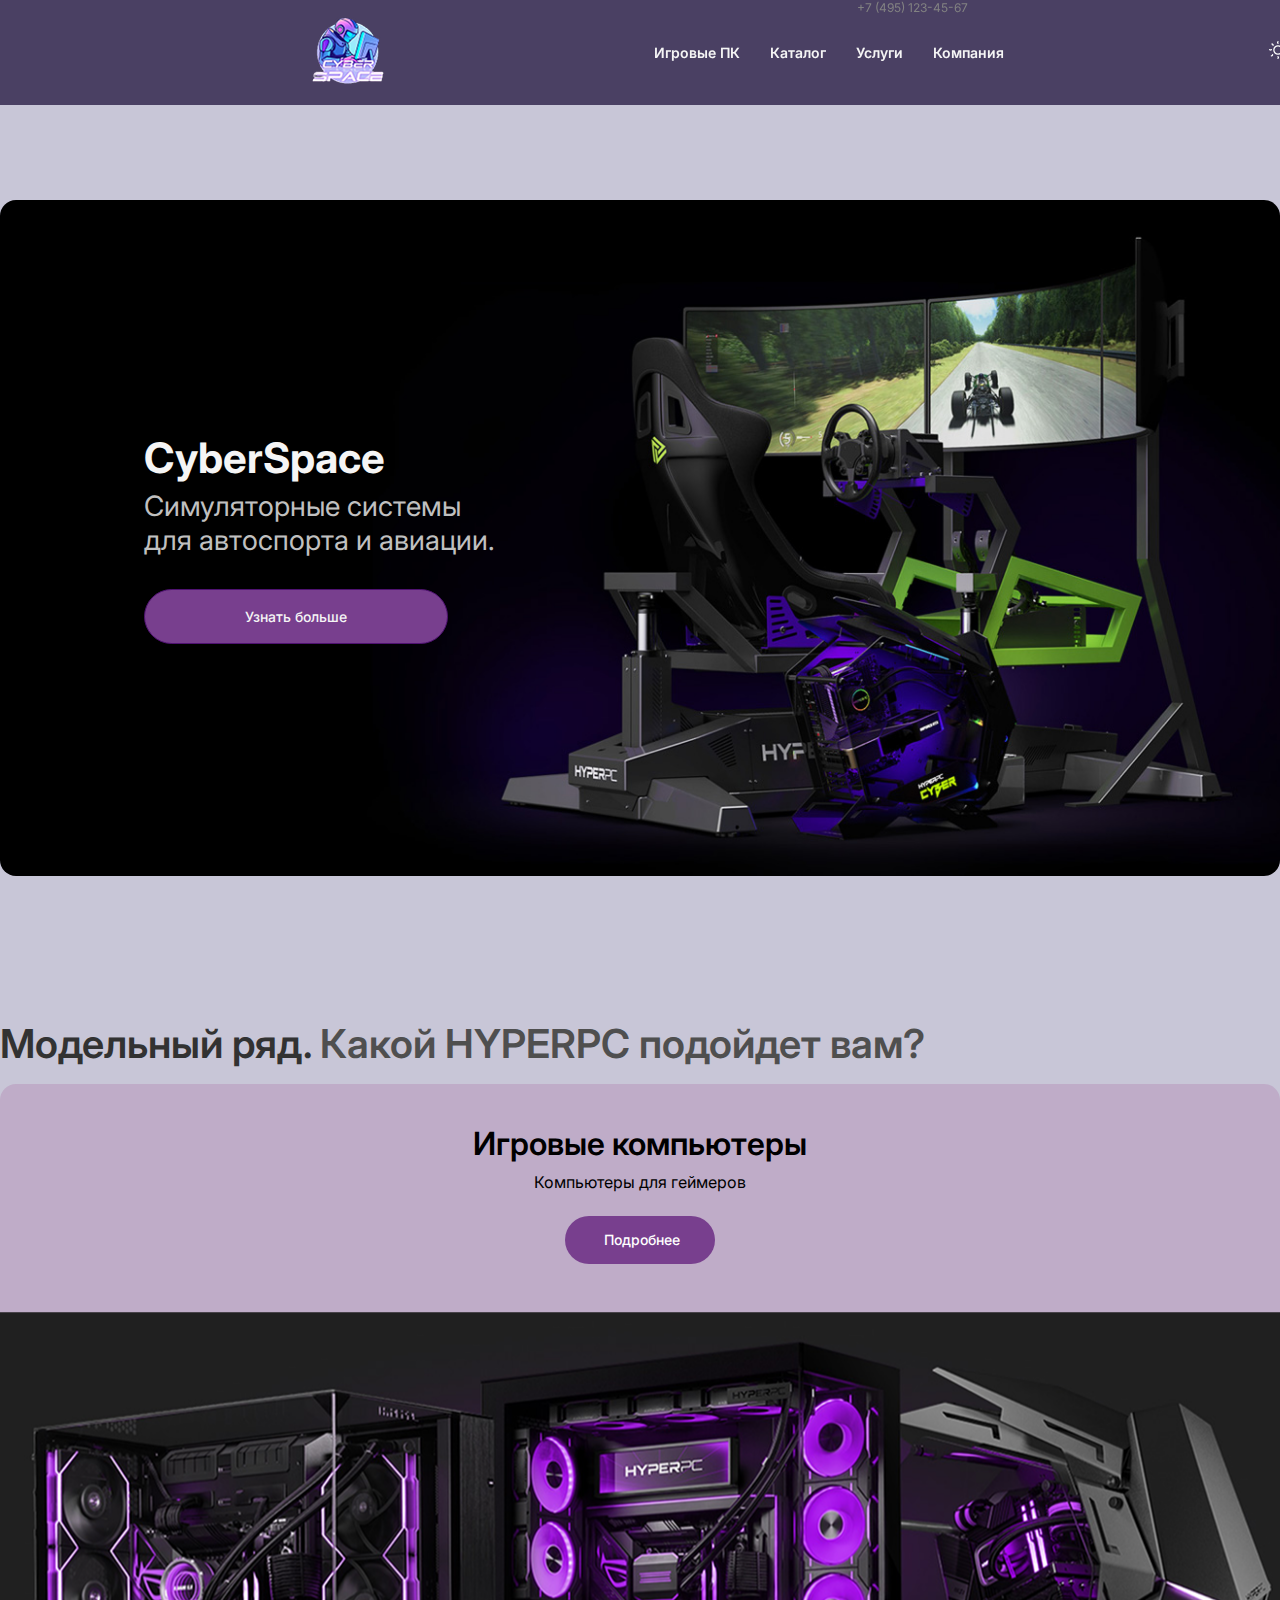
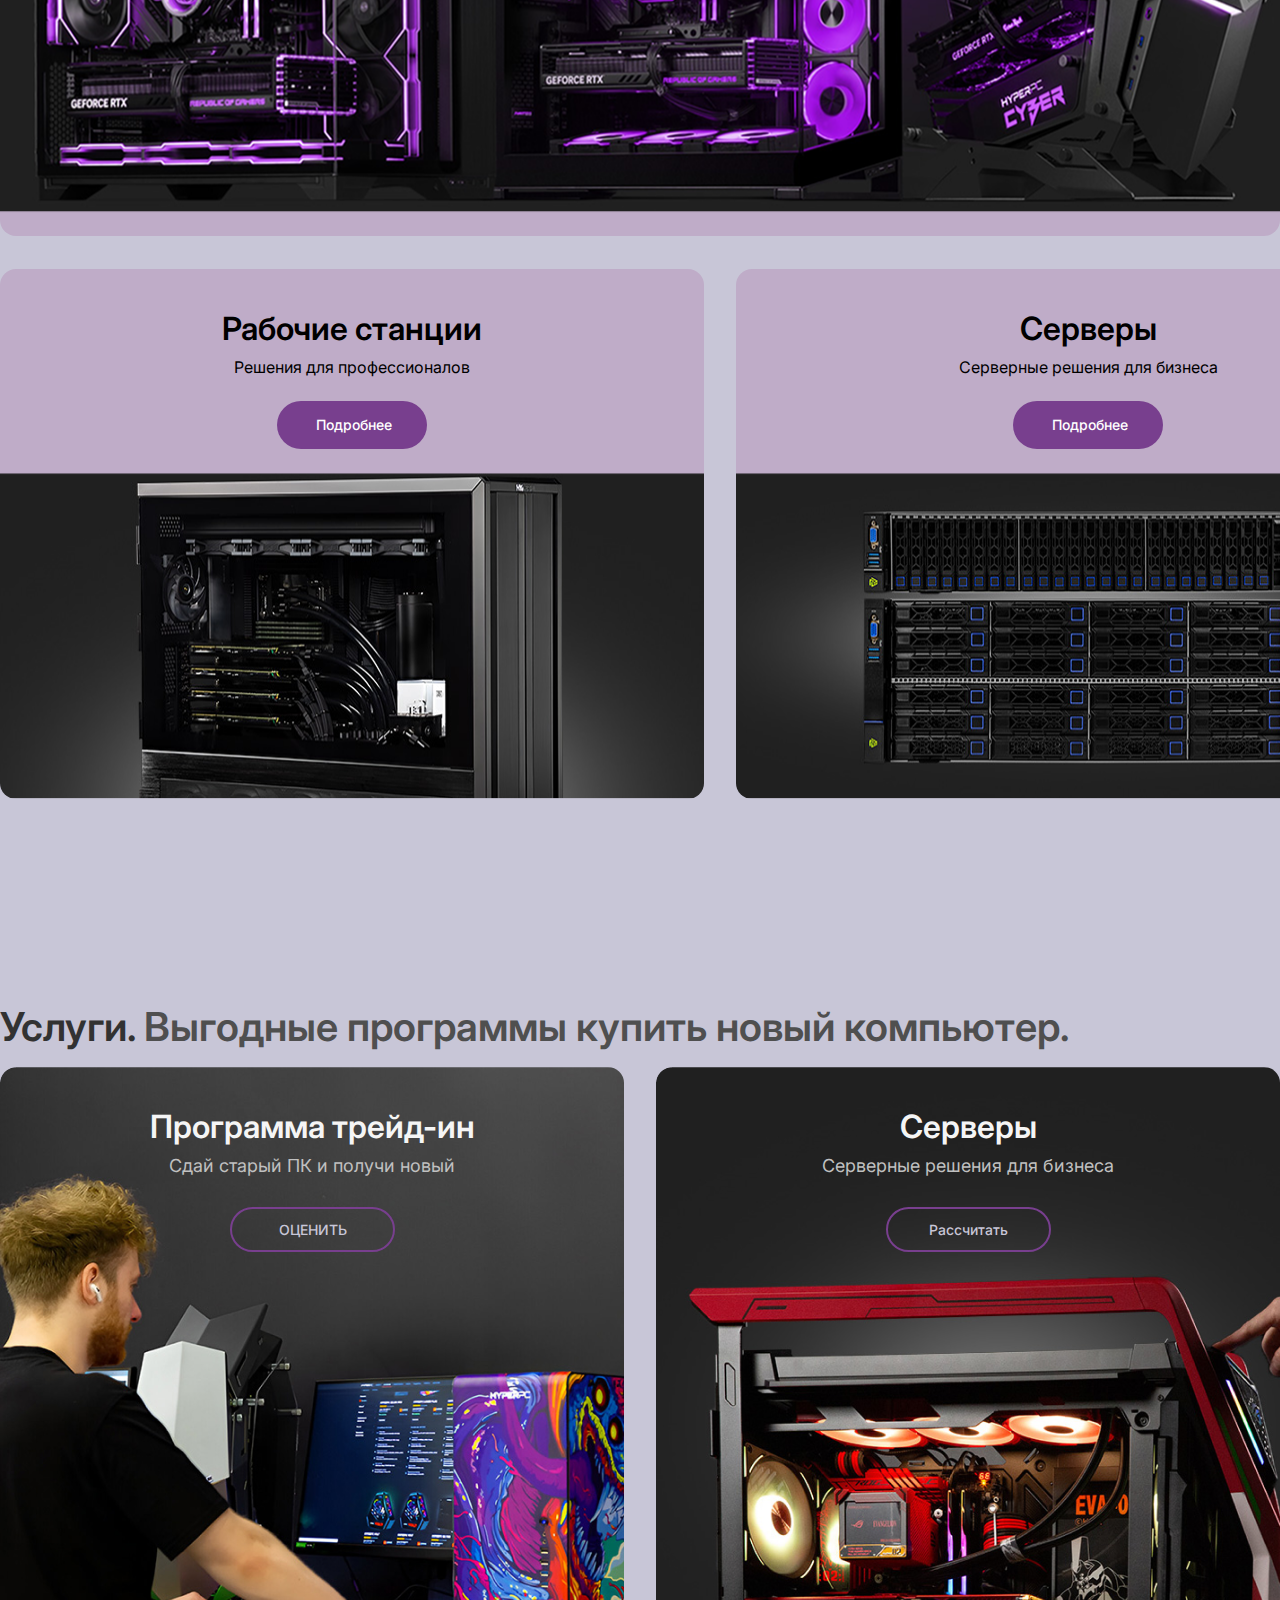
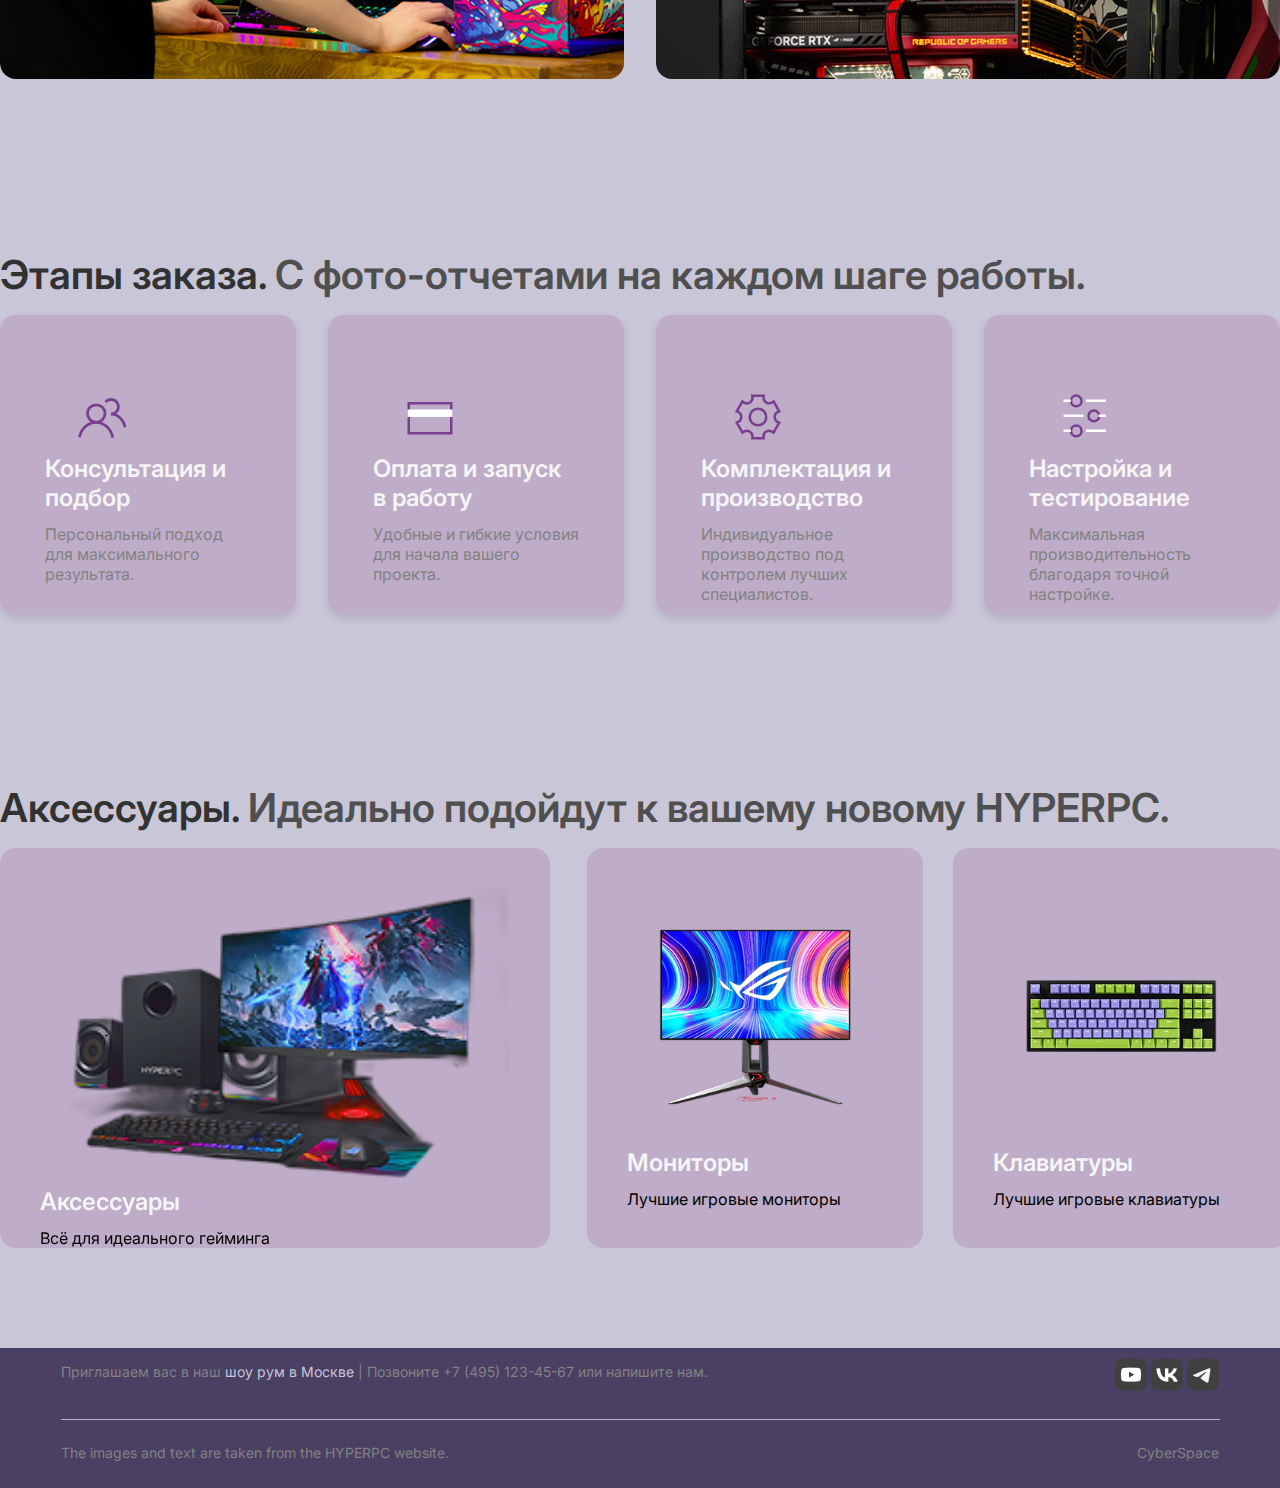
<file: CyberSpace/index.html>
<!DOCTYPE html>
<html lang="en">

<head>
  <meta charset="UTF-8" />
  <meta name="viewport" content="width=device-width, initial-scale=1.0" />
  <meta name="keywords" content="Главная страница CyberSpace" />
  <meta name="description" content="Главная страница CyberSpace" />
  <title>CyberSpace</title>
  <link rel="stylesheet" href="css/style.css" />
  <script defer src="javascript/main.js"></script>
  <link rel="preconnect" href="https://fonts.googleapis.com" />
  <link rel="preconnect" href="https://fonts.gstatic.com" crossorigin />
  <link
    href="https://fonts.googleapis.com/css2?family=Inter:ital,opsz,wght@0,14..32,100..900;1,14..32,100..900&display=swap"
    rel="stylesheet" />
  <link rel="stylesheet" href="https://cdn.jsdelivr.net/npm/swiper@11/swiper-bundle.min.css" />
</head>

<body>
  <!-- ШАПКА -->
  <header>
    <div class="phone_num">
      <p class="phone_number">+7 (495) 123-45-67</p>
    </div>
    <div class="container_header">
      <a href="index.html" alt="#"><img src="./images/logo.png" class="logo" /></a>
      <nav>
        <ul>
          <li>
            <a href="Gaming-computers.html">Игровые ПК</a>
          </li>

          <li>
            <a href="Catalog.html">Каталог</a>
          </li>

          <li>
            <a href="Services.html">Услуги</a>
          </li>

          <li>
            <a href="Company.html">Компания</a>
          </li>
        </ul>
      </nav>
      <div class="button_menu">
        <button class="theme-toggle" id="themeToggle">
          <img src="./images/sun.svg" class="theme-icon" id="themeIcon" />
        </button>
        <button class="cart-button" id="cartButton">
          <img src="./images/cart.svg" alt="Корзина" />
          <span class="cart-count" id="cartCount">0</span>
        </button>
        <p id="openModal"><img src="./images/user.svg" alt="Пользователь" /></p>
        <a href="personal.html"><img src="./images/personal-id.svg" alt="personal-id"></a>
      </div>

      <img src="./images/burger.svg" alt="Меню" class="burger_menu" />
    </div>

    <!-- Бургер -->
    <div class="burger">
      <a href="Gaming-computers.html">Игровые ПК</a>
      <a href="Catalog.html">Каталог</a>
      <a href="Services.html">Услуги</a>
      <a href="Company.html">Компания</a>
    </div>
  </header>
  <!-- Окно входа -->
  <div class="modal-wrapper" id="loginModal">
    <div class="modal-login">
      <img src="./images/logo1.png" alt="logo" class="logo1">
      <div class="registration">
        <h1 class="title-h1">Вход</h1>
        <div class="input">
          <input class="login" placeholder="Введите логин">
          <input class="password" placeholder="Введите пароль" type="password">
        </div>
        <div class="login-links">
          <a id="showRegister">Регистрация</a>
          <a href="">Забыли пароль?</a>
        </div>
      </div>
    </div>
  </div>

  <!-- Окно регистрации -->
  <div class="modal-wrapper" id="registerModal">
    <div class="modal-register">
      <img src="./images/logo1.png" alt="l" class="logo1">
      <div class="registration">
        <h1 class="title-h1">Регистрация</h1>
        <div class="input">
          <input class="login" placeholder="Придумайте логин">
          <input class="email" placeholder="Введите email" type="email">
          <input class="password" placeholder="Придумайте пароль" type="password">
          <input class="confirm-password" placeholder="Повторите пароль" type="password">
        </div>
        <button class="register-btn">Зарегистрироваться</button>
        <div class="have-account">
          Уже есть аккаунт? <a id="showLogin">Войти</a>
        </div>
      </div>
    </div>
  </div>

  <div class="cart-container">
    <div class="cart-dropdown" id="cartDropdown">
      <div class="cart-header">
        <h3 class="cart-title">Корзина</h3>
        <button class="close-cart" id="closeCart">×</button>
      </div>
      <div class="cart-items" id="cartItems">
        <div class="empty-cart">Ваша корзина пуста</div>
      </div>
      <div class="cart-total">
        <span>Итого:</span>
        <span id="cartTotal">0 ₽</span>
      </div>
      <div class="cart-actions">
        <button class="clear-cart" id="clearCart">Очистить</button>
        <button class="checkout">Оформить заказ</button>
      </div>
    </div>
  </div>

  <!-- HERO -->
  <div class="container">
    <section class="banner">
      <h1>CyberSpace</h1>
      <p class="baner_text">
        Симуляторные системы <br />
        для автоспорта и авиации.
      </p>
      <a href="#" class="button">Узнать больше</a>
    </section>
  </div>

  <!-- CARD-RANGE -->
  <section class="model-section">
    <div class="container">
      <h1 class="main-title"><span class="title">Модельный ряд.</span> Какой HYPERPC подойдет вам?</h1>

      <div class="cards-grid">
        <!-- Большая карточка -->
        <div class="card big-card">
          <h2 class="card-title">Игровые компьютеры</h2>
          <p class="card-text">Компьютеры для геймеров</p>
          <a href="#" class="card-link">Подробнее</a>
          <img src="./images/PK.png" alt="#" class="PK">
        </div>

        <!-- Маленькие карточки -->
        <div class="small-cards">
          <div class="small-card">
            <h2 class="card-title">Рабочие станции</h2>
            <p class="card-text">Решения для профессионалов</p>
            <a href="#" class="card-link">Подробнее</a>
            <img src="./images/Background.png" alt="#" class="workstation">
          </div>

          <div class="small-card">
            <h2 class="card-title">Серверы</h2>
            <p class="card-text">Серверные решения для бизнеса</p>
            <a href="#" class="card-link">Подробнее</a>
            <img src="./images/server.png" alt="#" class="server">
          </div>
        </div>
      </div>
    </div>
  </section>

  <!-- SERVICE -->
  <section class="model-section1">
    <div class="container">
      <h1 class="main-title"><span class="title">Услуги.</span> Выгодные программы купить новый компьютер.</h1>

      <div class="small-cards1">
        <div class="card treade-in">
          <h2 class="card-title1">Программа трейд-ин</h2>
          <p class="card-text1">Сдай старый ПК и получи новый</p>
          <a href="#" class="card-link1">ОЦЕНИТЬ</a>
        </div>

        <div class="card credit">
          <h2 class="card-title1">Серверы</h2>
          <p class="card-text1">Серверные решения для бизнеса</p>
          <a href="#" class="card-link1">Рассчитать</a>
        </div>
      </div>
    </div>
    </div>
  </section>


  <!-- ORDER STAGES -->
  <section class="ORDER-STAGES">
    <div class="container">
      <h1 class="main-title"><span class="title">Этапы заказа.</span> С фото-отчетами на каждом шаге работы.</h1>
      <div class="container1">
        <div class="stage-card">
          <img src="./images/SVG_user.svg" alt="#" class="svg">
          <h2 class="text">Консультация и <br>подбор</h2>
          <p>Персональный подход для максимального результата.</p>
        </div>

        <div class="stage-card">
          <img src="./images/SVG_payment.svg" alt="#" class="svg">
          <h2 class="text">Оплата и запуск в работу</h2>
          <p>Удобные и гибкие условия для начала вашего проекта.</p>
        </div>

        <div class="stage-card">
          <img src="./images/SVG_settings.svg" alt="" class="svg">
          <h2 class="text">Комплектация и производство</h2>
          <p>Индивидуальное производство под контролем лучших специалистов.</p>
        </div>

        <div class="stage-card">
          <img src="./images/SVG_settings1.svg" alt="" class="svg">
          <h2 class="text">Настройка и тестирование</h2>
          <p>Максимальная производительность благодаря точной настройке.</p>
        </div>
      </div>
    </div>
  </section>

  <!-- слайдер аксесуаров -->
  <section class="accessories">
    <div class="container">
      <h1 class="main-title"><span class="title">Аксессуары.</span> Идеально подойдут к вашему новому HYPERPC.</h1>
      <div class="swiper">
        <div class="swiper-wrapper">
          <div class="swiper-slide">
            <div class="acces-card a1">
              <a href="#"><img src="./images/accessories.png" alt="" class="accessor"></a>
              <h2 class="text">Аксессуары </h2>
              <p class="text_p">Всё для идеального гейминга</p>
            </div>
          </div>
          <div class="swiper-slide">
            <div class="acces-card">
              <a href="#"><img src="./images/monitor.png" alt="" class="accessor"></a>
              <h2 class="text">Мониторы </h2>
              <p class="text_p">Лучшие игровые мониторы</p>
            </div>
          </div>
          <div class="swiper-slide">
            <div class="acces-card">
              <a href="#"><img src="./images/clava.png" alt="" class="accessor"></a>
              <h2 class="text">Клавиатуры </h2>
              <p class="text1">Лучшие игровые клавиатуры </p>
            </div>
          </div>
          <div class="swiper-slide">
            <div class="acces-card">
              <a href="Catalog.html"><img src="./images/mouse.png" alt="" class="accessor"></a>
              <h2 class="text">Мышки </h2>
              <p class="text_p">Лучшие игровые мышки</p>
            </div>
          </div>
          <div class="swiper-slide">
            <div class="acces-card">
              <a href="#"><img src="./images/headphones.png" alt="" class="accessor"></a>
              <h2 class="text">Наушники </h2>
              <p class="text_p">Лучшие игровые наушники</p>
            </div>
          </div>
          <div class="swiper-slide">
            <div class="acces-card">
              <a href="#"><img src="./images/carpet.png" alt="" class="accessor"></a>
              <h2 class="text">Коврики </h2>
              <p class="text_p">Лучшие игровые коврики</p>
            </div>
          </div>
          <div class="swiper-slide">
            <div class="acces-card">
              <a href="#"><img src="./images/armchair.png" alt="" class="accessor"></a>
              <h2 class="text">Кресла </h2>
              <p class="text_p">Лучшие игровые кресла/p>
            </div>
          </div>
        </div>
      </div>
    </div>

  </section>
  <!-- FOOTER -->
  <footer>
    <div class="footer-container">
      <div class="footer-contact">
        <p>Приглашаем вас в наш<strong> шоу рум в Москве</strong> | Позвоните +7 (495) 123-45-67 или напишите нам.</p>

        <div class="social">
          <a href="https://www.youtube.com/">
            <img src="./images/ytb.png" alt="#" class="Youtube">
          </a>
          <a href="https://vk.com/hyperpc">
            <img src="./images/vk.png" alt="#" class="VK">
          </a>
          <a href="https://t.me/HYPERPC">
            <img src="./images/tg.png" alt="" class="tg">
          </a>
        </div>
      </div>
      <div class="line">
      </div>
      <div class="footer-contact">
        <p>The images and text are taken from the HYPERPC website.</p>
        <p>CyberSpace</p>
      </div>
    </div>
  </footer>
  <script src="https://cdn.jsdelivr.net/npm/swiper@11/swiper-bundle.min.js"></script>
</body>

</html>
</file>
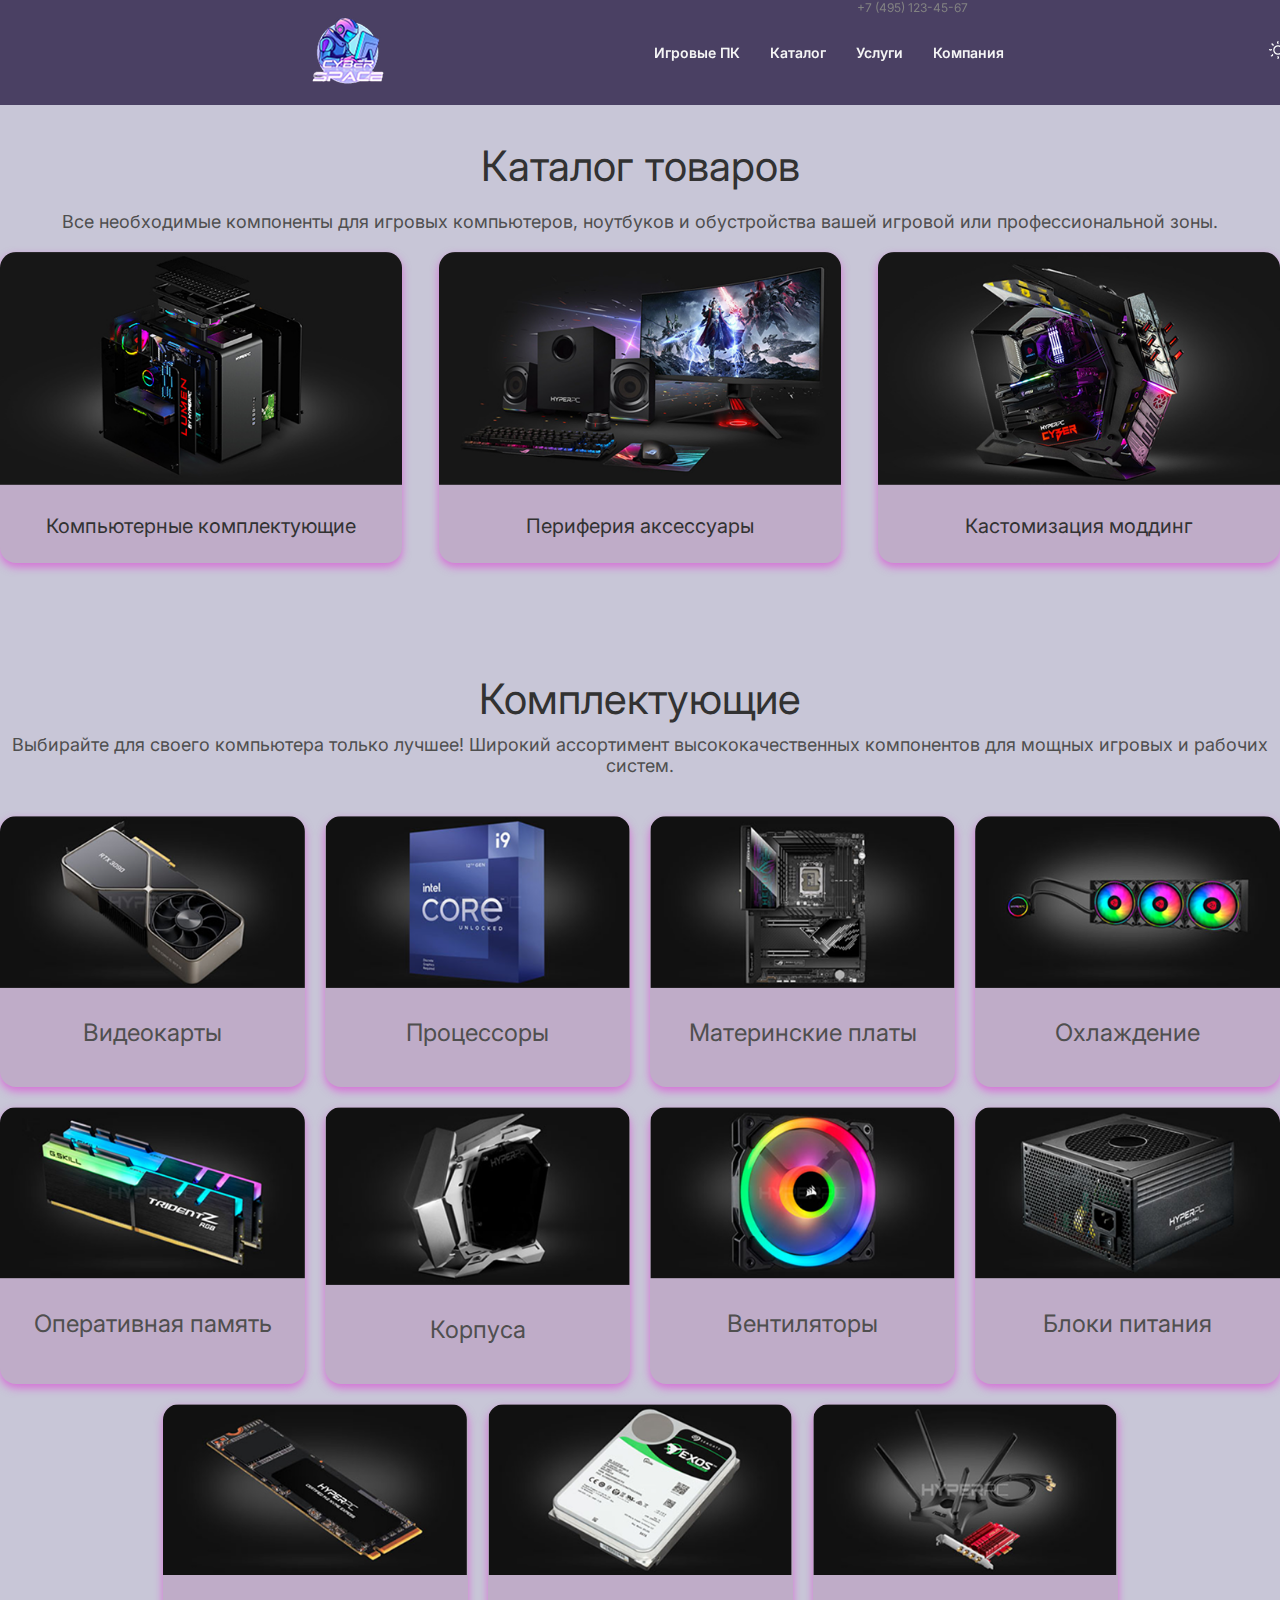
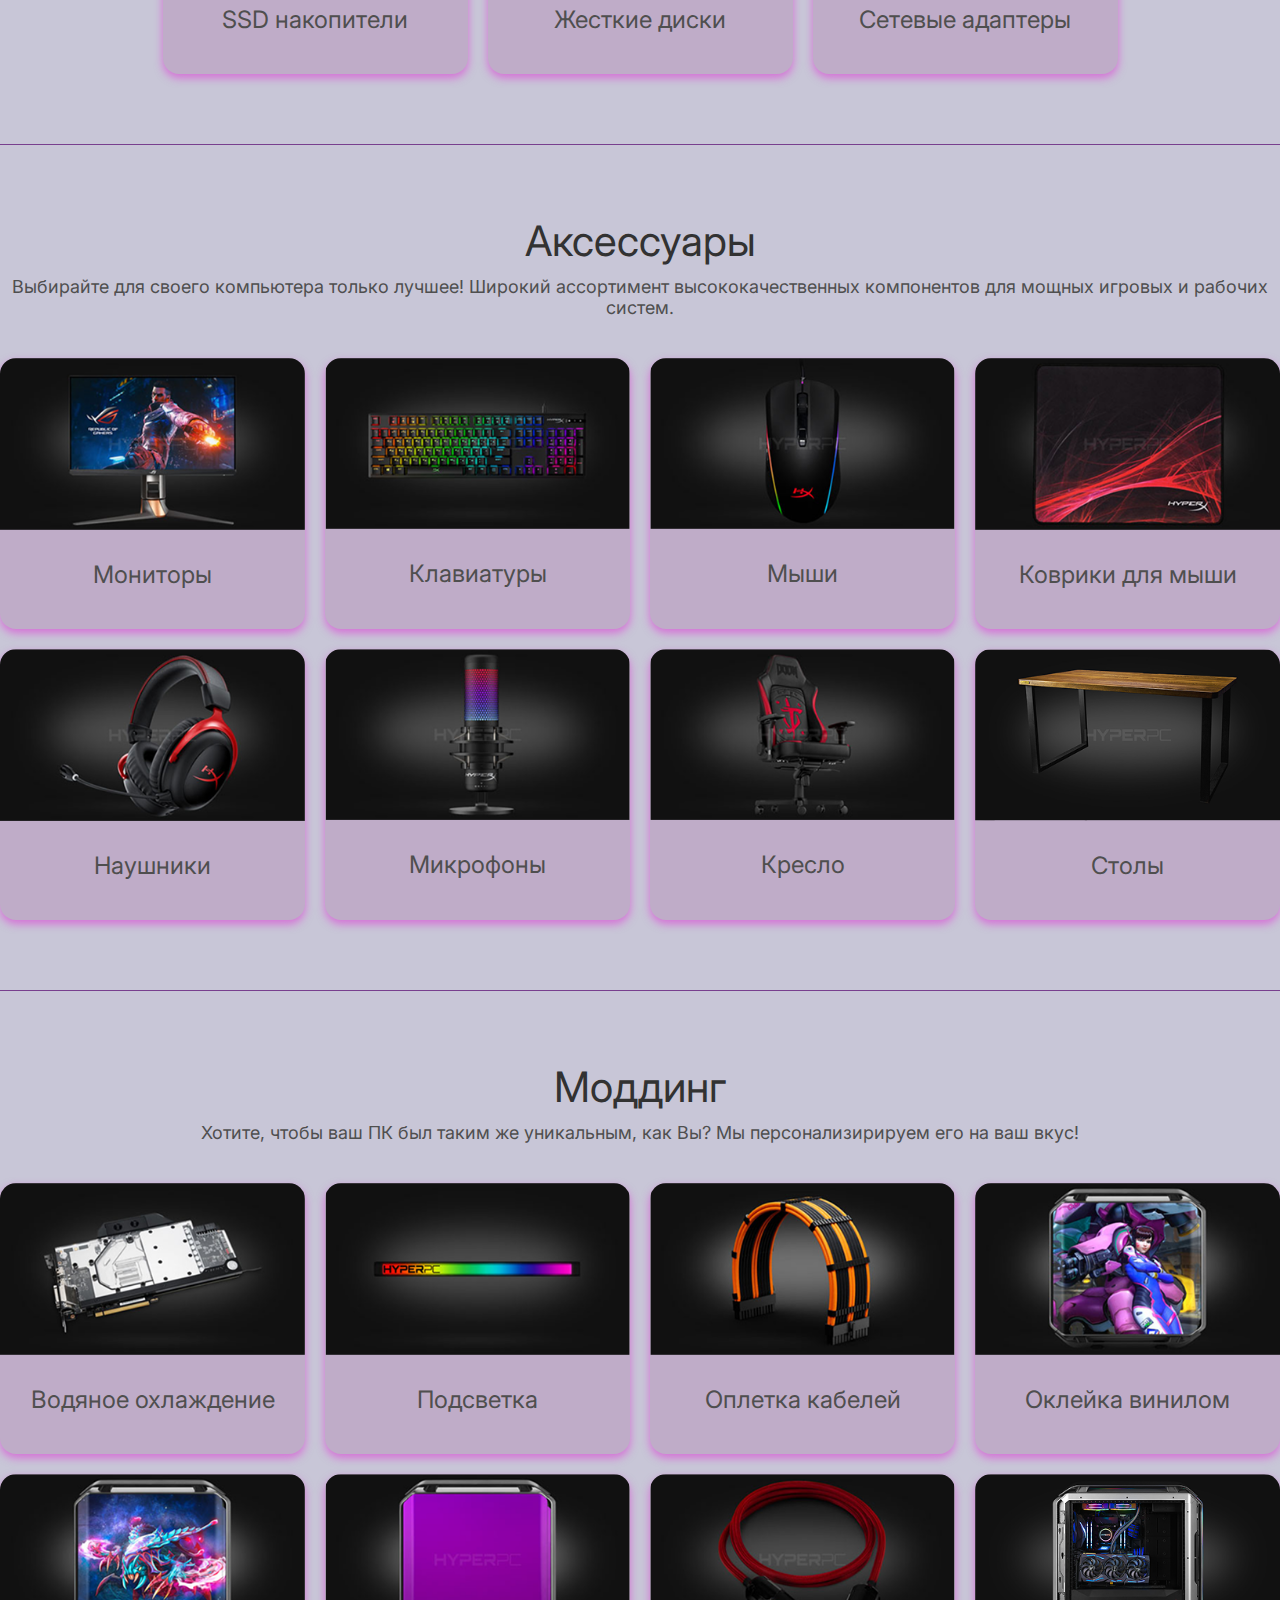
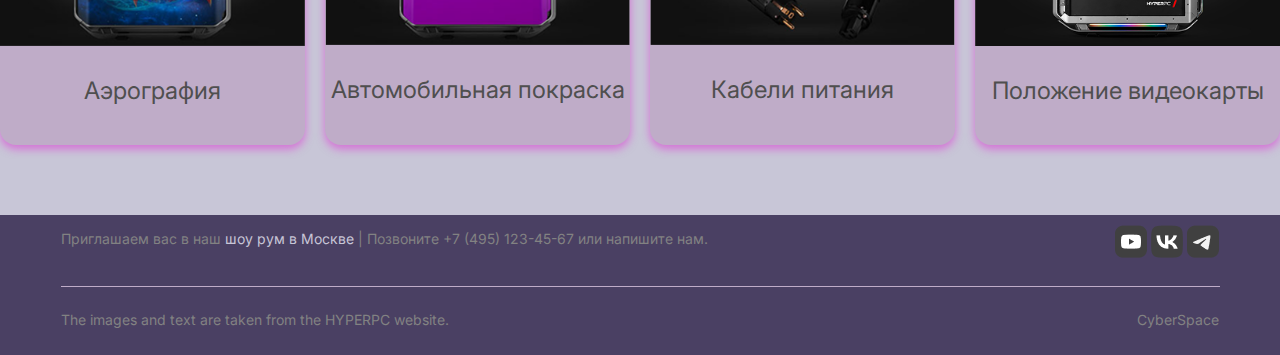
<file: CyberSpace/Catalog.html>
<!DOCTYPE html>
<html lang="en">

<head>
  <meta charset="UTF-8" />
  <meta name="viewport" content="width=device-width, initial-scale=1.0" />
  <meta name="keywords" content="Главная страница CyberSpace" />
  <meta name="description" content="Главная страница CyberSpace" />
  <title>CyberSpace</title>
  <link rel="stylesheet" href="css/style.css" />
  <link rel="stylesheet" href="css/Catalog.css">
  <script defer src="javascript/main.js"></script>
  <link rel="preconnect" href="https://fonts.googleapis.com" />
  <link rel="preconnect" href="https://fonts.gstatic.com" crossorigin />
  <link
    href="https://fonts.googleapis.com/css2?family=Inter:ital,opsz,wght@0,14..32,100..900;1,14..32,100..900&display=swap"
    rel="stylesheet" />
</head>

<body>
  <!-- ШАПКА -->
  <header>
    <div class="phone_num">
      <p class="phone_number">+7 (495) 123-45-67</p>
    </div>
    <div class="container_header">
      <a href="index.html" alt="#"><img src="./images/logo.png" class="logo" /></a>
      <nav>
        <ul>
          <li>
            <a href="Gaming-computers.html">Игровые ПК</a>
          </li>

          <li>
            <a href="Catalog.html">Каталог</a>
          </li>

          <li>
            <a href="Services.html">Услуги</a>
          </li>

          <li>
            <a href="Company.html">Компания</a>
          </li>
        </ul>
      </nav>
      <div class="button_menu">
        <button class="theme-toggle" id="themeToggle">
          <img src="./images/sun.svg" class="theme-icon" id="themeIcon" />
        </button>
        <button class="cart-button" id="cartButton">
          <img src="./images/cart.svg" alt="Корзина" />
          <span class="cart-count" id="cartCount">0</span>
        </button>
        <p id="openModal"><img src="./images/user.svg" alt="Пользователь" /></p>
        <a href="personal.html"><img src="./images/personal-id.svg" alt="personal-id"></a>
      </div>

      <img src="./images/burger.svg" alt="Меню" class="burger_menu" />
    </div>

    <!-- Бургер -->
    <div class="burger">
      <a href="Gaming-computers.html">Игровые ПК</a>
      <a href="Catalog.html">Каталог</a>
      <a href="Services.html">Услуги</a>
      <a href="Company.html">Компания</a>
    </div>
  </header>
  <!-- Окно входа -->
  <div class="modal-wrapper" id="loginModal">
    <div class="modal-login">
      <img src="./images/logo1.png" alt="" class="logo1">
      <div class="registration">
        <h1 class="title-h1">Вход</h1>
        <div class="input">
          <input class="login" placeholder="Введите логин">
          <input class="password" placeholder="Введите пароль" type="password">
        </div>
        <div class="login-links">
          <a id="showRegister">Регистрация</a>
          <a href="">Забыли пароль?</a>
        </div>
      </div>
    </div>
  </div>

  <!-- Окно регистрации -->
  <div class="modal-wrapper" id="registerModal">
    <div class="modal-register">
      <img src="./images/logo1.png" alt="" class="logo1">
      <div class="registration">
        <h1 class="title-h1">Регистрация</h1>
        <div class="input">
          <input class="login" placeholder="Придумайте логин">
          <input class="email" placeholder="Введите email" type="email">
          <input class="password" placeholder="Придумайте пароль" type="password">
          <input class="confirm-password" placeholder="Повторите пароль" type="password">
        </div>
        <button class="register-btn">Зарегистрироваться</button>
        <div class="have-account">
          Уже есть аккаунт? <a id="showLogin">Войти</a>
        </div>
      </div>
    </div>
  </div>

  <div class="cart-container">
    <div class="cart-dropdown" id="cartDropdown">
      <div class="cart-header">
        <h3 class="cart-title">Корзина</h3>
        <button class="close-cart" id="closeCart">×</button>
      </div>
      <div class="cart-items" id="cartItems">
        <div class="empty-cart">Ваша корзина пуста</div>
      </div>
      <div class="cart-total">
        <span>Итого:</span>
        <span id="cartTotal">0 ₽</span>
      </div>
      <div class="cart-actions">
        <button class="clear-cart" id="clearCart">Очистить</button>
        <button class="checkout">Оформить заказ</button>
      </div>
    </div>
  </div>

  <!-- categories-section -->
  <section class="categories-section">
    <h2>Каталог товаров</h2>
    <p>
      Все необходимые компоненты для игровых компьютеров, ноутбуков и
      обустройства вашей игровой или профессиональной зоны.
    </p>

    <div class="categories-container">
      <div class="category-card">
        <img src="./images/Catalog/HYPERPC LUMEN PLUS.png" alt="" />
        <p>Компьютерные комплектующие</p>
      </div>

      <div class="category-card">
        <img src="./images/Catalog/Игровые девайсы.png" alt="" />
        <p>Периферия аксессуары</p>
      </div>

      <div class="category-card">
        <img src="./images/Catalog/HYPERPC CYBER.png" alt="" />
        <p>Кастомизация моддинг</p>
      </div>
    </div>
  </section>

  <!--  КАТАЛОГ    -->
  <section class="Catalog">
    <h2>Комплектующие<h2>
        <p>
          Выбирайте для своего компьютера только лучшее! Широкий ассортимент высококачественных
          компонентов для мощных игровых и рабочих систем.
        </p>

        <div class="catalog-container">
          <div class="catalog-card">
            <img src="./images/Catalog/img1.png" alt="">
            <p>Видеокарты</p>
          </div>

          <div class="catalog-card">
            <img src="./images/Catalog/img2.png" alt="">
            <p>Процессоры</p>
          </div>

          <div class="catalog-card">
            <img src="./images/Catalog/img3.png" alt="">
            <p>Материнские платы</p>
          </div>

          <div class="catalog-card">
            <img src="./images/Catalog/img4.png" alt="">
            <p>Охлаждение</p>
          </div>

          <div class="catalog-card">
            <img src="./images/Catalog/img5.png" alt="">
            <p>Оперативная память</p>
          </div>

          <div class="catalog-card">
            <img src="./images/Catalog/img6.png" alt="">
            <p>Корпуса</p>
          </div>

          <div class="catalog-card">
            <img src="./images/Catalog/img7.png" alt="">
            <p>Вентиляторы</p>
          </div>

          <div class="catalog-card">
            <img src="./images/Catalog/img8.png" alt="">
            <p>Блоки питания</p>
          </div>

          <div class="catalog-card">
            <img src="./images/Catalog/img9.png" alt="">
            <p>SSD накопители</p>
          </div>

          <div class="catalog-card">
            <img src="./images/Catalog/img10.png" alt="">
            <p>Жесткие диски</p>
          </div>

          <div class="catalog-card">
            <img src="./images/Catalog/img11.png" alt="">
            <p>Сетевые адаптеры</p>
          </div>
        </div>
  </section>

  <div class="line1">
  </div>

  <section class="Catalog">
    <h2>Аксессуары<h2>
        <p>
          Выбирайте для своего компьютера только лучшее! Широкий ассортимент высококачественных
          компонентов для мощных игровых и рабочих систем.
        </p>

        <div class="catalog-container">
          <div class="catalog-card">
            <img src="./images/Catalog/img12.png" alt="">
            <p>Мониторы</p>
          </div>

          <div class="catalog-card">
            <img src="./images/Catalog/img13.png" alt="">
            <p>Клавиатуры</p>
          </div>

          <div class="catalog-card">
            <img src="./images/Catalog/img14.png" alt="">
            <p>Мыши</p>
          </div>

          <div class="catalog-card">
            <img src="./images/Catalog/img15.png" alt="">
            <p>Коврики для мыши</p>
          </div>

          <div class="catalog-card">
            <img src="./images/Catalog/img16.png" alt="">
            <p>Наушники</p>
          </div>

          <div class="catalog-card">
            <img src="./images/Catalog/img17.png" alt="">
            <p>Микрофоны</p>
          </div>

          <div class="catalog-card">
            <img src="./images/Catalog/img18.png" alt="">
            <p>Кресло</p>
          </div>

          <div class="catalog-card">
            <img src="./images/Catalog/img19.png" alt="">
            <p>Столы</p>
          </div>

        </div>
        </div>
  </section>

  <div class="line1">
  </div>

  <section class="Catalog">
    <h2>Моддинг<h2>
        <p>
          Хотите, чтобы ваш ПК был таким же уникальным, как Вы?
          Мы персонализирируем его на ваш вкус!
        </p>

        <div class="catalog-container">
          <div class="catalog-card">
            <img src="./images/Catalog/img20.png" alt="">
            <p>Водяное охлаждение</p>
          </div>

          <div class="catalog-card">
            <img src="./images/Catalog/img21.png" alt="">
            <p>Подсветка</p>
          </div>

          <div class="catalog-card">
            <img src="./images/Catalog/img22.png" alt="">
            <p>Оплетка кабелей</p>
          </div>

          <div class="catalog-card">
            <img src="./images/Catalog/img23.png" alt="">
            <p>Оклейка винилом</p>
          </div>

          <div class="catalog-card">
            <img src="./images/Catalog/img24.png" alt="">
            <p>Аэрография</p>
          </div>

          <div class="catalog-card">
            <img src="./images/Catalog/img25.png" alt="">
            <p>Автомобильная покраска</p>
          </div>

          <div class="catalog-card">
            <img src="./images/Catalog/img26.png" alt="">
            <p>Кабели питания</p>
          </div>

          <div class="catalog-card">
            <img src="./images/Catalog/img27.png" alt="">
            <p>Положение видеокарты</p>
          </div>

        </div>
        </div>
  </section>

  <!-- FOOTER -->
  <footer>
    <div class="footer-container">
      <div class="footer-contact">
        <p>
          Приглашаем вас в наш<strong> шоу рум в Москве</strong> | Позвоните
          +7 (495) 123-45-67 или напишите нам.
        </p>

        <div class="social">
          <a href="https://www.youtube.com/">
            <img src="./images/ytb.png" alt="#" class="Youtube" />
          </a>
          <a href="https://vk.com/hyperpc">
            <img src="./images/vk.png" alt="#" class="VK" />
          </a>
          <a href="https://t.me/HYPERPC">
            <img src="./images/tg.png" alt="" class="tg" />
          </a>
        </div>
      </div>
      <div class="line"></div>
      <div class="footer-contact">
        <p>The images and text are taken from the HYPERPC website.</p>
        <p>CyberSpace</p>
      </div>
    </div>
  </footer>
  <script src="https://cdn.jsdelivr.net/npm/swiper@11/swiper-bundle.min.js"></script>
</body>

</html>
</file>
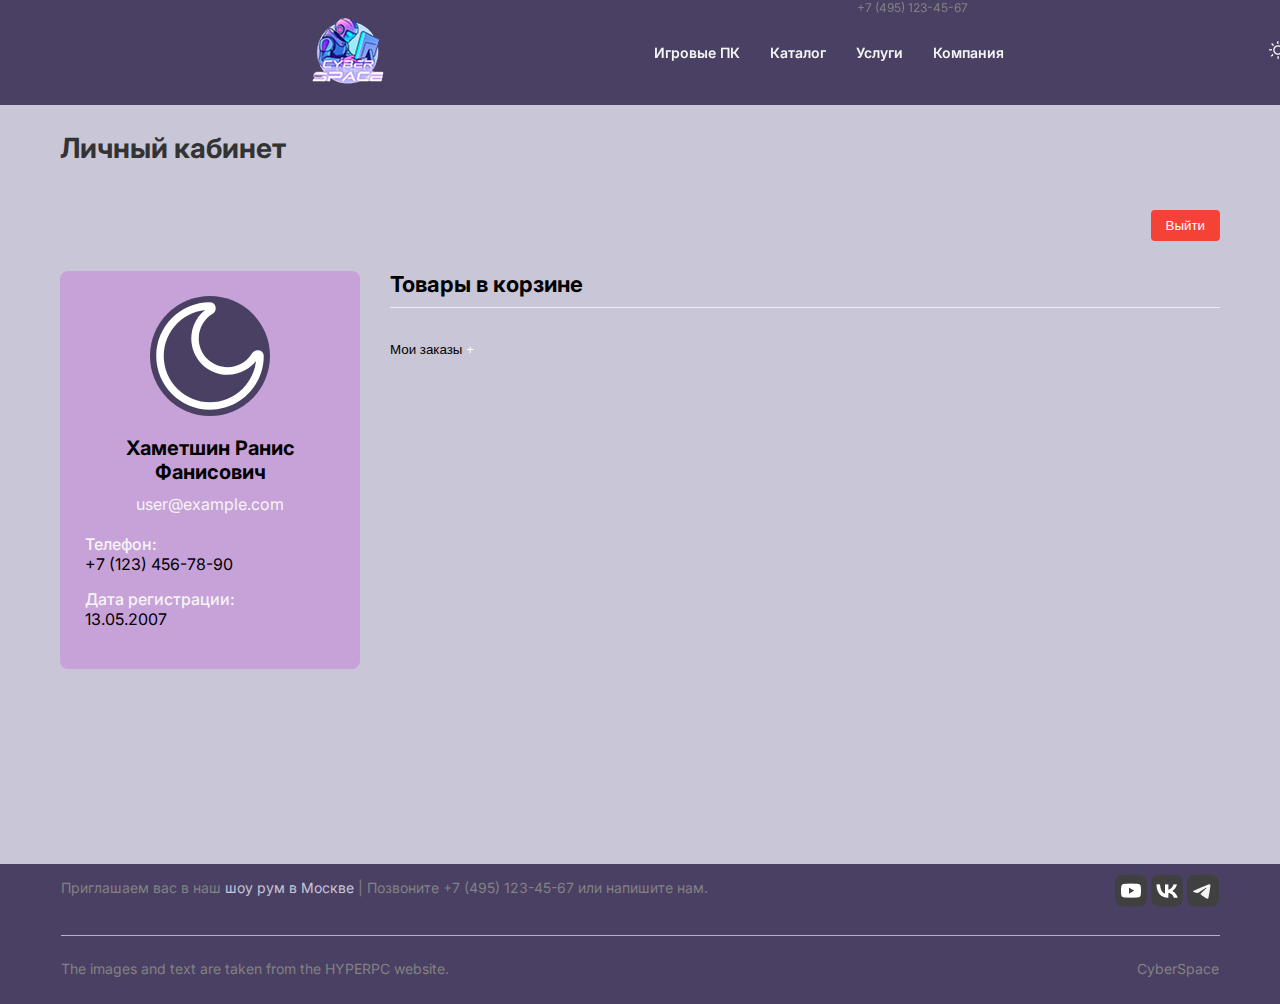
<file: CyberSpace/personal.html>
<!DOCTYPE html>
<html lang="en">

<head>
  <meta charset="UTF-8" />
  <meta name="viewport" content="width=device-width, initial-scale=1.0" />
  <meta name="keywords" content="Главная страница CyberSpace" />
  <meta name="description" content="Главная страница CyberSpace" />
  <title>CyberSpace</title>
  <link rel="stylesheet" href="css/style.css" />
  <script defer src="javascript/main.js"></script>
  <link rel="preconnect" href="https://fonts.googleapis.com" />
  <link rel="preconnect" href="https://fonts.gstatic.com" crossorigin />
  <link
    href="https://fonts.googleapis.com/css2?family=Inter:ital,opsz,wght@0,14..32,100..900;1,14..32,100..900&display=swap"
    rel="stylesheet" />
  <link rel="stylesheet" href="https://cdn.jsdelivr.net/npm/swiper@11/swiper-bundle.min.css" />
</head>

<body>
  <!-- ШАПКА -->
  <header>
    <div class="phone_num">
      <p class="phone_number">+7 (495) 123-45-67</p>
    </div>
    <div class="container_header">
      <a href="index.html" alt="#"><img src="./images/logo.png" class="logo" /></a>
      <nav>
        <ul>
          <li>
            <a href="Gaming-computers.html">Игровые ПК</a>
          </li>

          <li>
            <a href="Catalog.html">Каталог</a>
          </li>

          <li>
            <a href="Services.html">Услуги</a>
          </li>

          <li>
            <a href="Company.html">Компания</a>
          </li>
        </ul>
      </nav>
      <div class="button_menu">
        <button class="theme-toggle" id="themeToggle">
          <img src="./images/sun.svg" class="theme-icon" id="themeIcon" />
        </button>
        <button class="cart-button" id="cartButton">
          <img src="./images/cart.svg" alt="Корзина" />
          <span class="cart-count" id="cartCount">0</span>
        </button>
        <p id="openModal"><img src="./images/user.svg" alt="Пользователь" /></p>
        <a href="personal.html"><img src="./images/personal-id.svg" alt="personal-id"></a>
      </div>

      <img src="./images/burger.svg" alt="Меню" class="burger_menu" />
    </div>

    <!-- Бургер -->
    <div class="burger">
      <a href="Gaming-computers.html">Игровые ПК</a>
      <a href="Catalog.html">Каталог</a>
      <a href="Services.html">Услуги</a>
      <a href="Company.html">Компания</a>
    </div>
  </header>
  <!-- Окно входа -->
  <div class="modal-wrapper" id="loginModal">
    <div class="modal-login">
      <img src="./images/logo1.png" alt="logo" class="logo1">
      <div class="registration">
        <h1 class="title-h1">Вход</h1>
        <div class="input">
          <input class="login" placeholder="Введите логин">
          <input class="password" placeholder="Введите пароль" type="password">
        </div>
        <div class="login-links">
          <a id="showRegister">Регистрация</a>
          <a href="">Забыли пароль?</a>
        </div>
      </div>
    </div>
  </div>

  <!-- Окно регистрации -->
  <div class="modal-wrapper" id="registerModal">
    <div class="modal-register">
      <img src="./images/logo1.png" alt="l" class="logo1">
      <div class="registration">
        <h1 class="title-h1">Регистрация</h1>
        <div class="input">
          <input class="login" placeholder="Придумайте логин">
          <input class="email" placeholder="Введите email" type="email">
          <input class="password" placeholder="Придумайте пароль" type="password">
          <input class="confirm-password" placeholder="Повторите пароль" type="password">
        </div>
        <button class="register-btn">Зарегистрироваться</button>
        <div class="have-account">
          Уже есть аккаунт? <a id="showLogin">Войти</a>
        </div>
      </div>
    </div>
  </div>

  <div class="cart-container">
    <div class="cart-dropdown" id="cartDropdown">
      <div class="cart-header">
        <h3 class="cart-title">Корзина</h3>
        <button class="close-cart" id="closeCart">×</button>
      </div>
      <div class="cart-items" id="cartItems">
        <div class="empty-cart">Ваша корзина пуста</div>
      </div>
      <div class="cart-total">
        <span>Итого:</span>
        <span id="cartTotal">0 ₽</span>
      </div>
      <div class="cart-actions">
        <button class="clear-cart" id="clearCart">Очистить</button>
        <button class="checkout">Оформить заказ</button>
      </div>
    </div>
  </div>

  <main class="main">
    <div class="account-container container">
      <div class="account-header">
        <h1 class="account-title">Личный кабинет</h1>
        <button class="btn-logout">Выйти</button>
      </div>

      <div class="account-content">
        <div class="user-profile">
          <img src="./images/moon.svg" alt="moon" class="user-avatar" />
          <h3 class="user-name" id="userName">Хаметшин Ранис Фанисович</h3>
          <p class="user-email" id="userEmail">user@example.com</p>

          <div class="user-details">
            <div class="detail-item">
              <div class="detail-label">Телефон:</div>
              <div class="detail-value" id="userPhone">
                +7 (123) 456-78-90
              </div>
            </div>
            <div class="detail-item">
              <div class="detail-label">Дата регистрации:</div>
              <div class="detail-value" id="regDate">13.05.2007</div>
            </div>
          </div>
        </div>

        <div class="account-sections">
          <div class="cart-section">
            <h2 class="section-title">Товары в корзине</h2>
            <div class="cart-items-account" id="accountCartItems">
              <!-- Товары будут добавляться через JS -->
            </div>
          </div>

          <div class="orders-section">
            <button class="orders-toggle-btn" id="ordersToggleBtn">
              Мои заказы
              <span class="toggle-icon">+</span>
            </button>
            <div class="orders-list hidden" id="ordersList">
              <!-- Заказы будут добавляться через JS -->
            </div>
          </div>
        </div>
      </div>
    </div>
  </main>
  <footer>
    <div class="footer-container">
      <div class="footer-contact">
        <p>Приглашаем вас в наш<strong> шоу рум в Москве</strong> | Позвоните +7 (495) 123-45-67 или напишите нам.</p>

        <div class="social">
          <a href="https://www.youtube.com/">
            <img src="./images/ytb.png" alt="#" class="Youtube">
          </a>
          <a href="https://vk.com/hyperpc">
            <img src="./images/vk.png" alt="#" class="VK">
          </a>
          <a href="https://t.me/HYPERPC">
            <img src="./images/tg.png" alt="" class="tg">
          </a>
        </div>
      </div>
      <div class="line">
      </div>
      <div class="footer-contact">
        <p>The images and text are taken from the HYPERPC website.</p>
        <p>CyberSpace</p>
      </div>
    </div>
  </footer>
  <script src="https://cdn.jsdelivr.net/npm/swiper@11/swiper-bundle.min.js"></script>
</file>
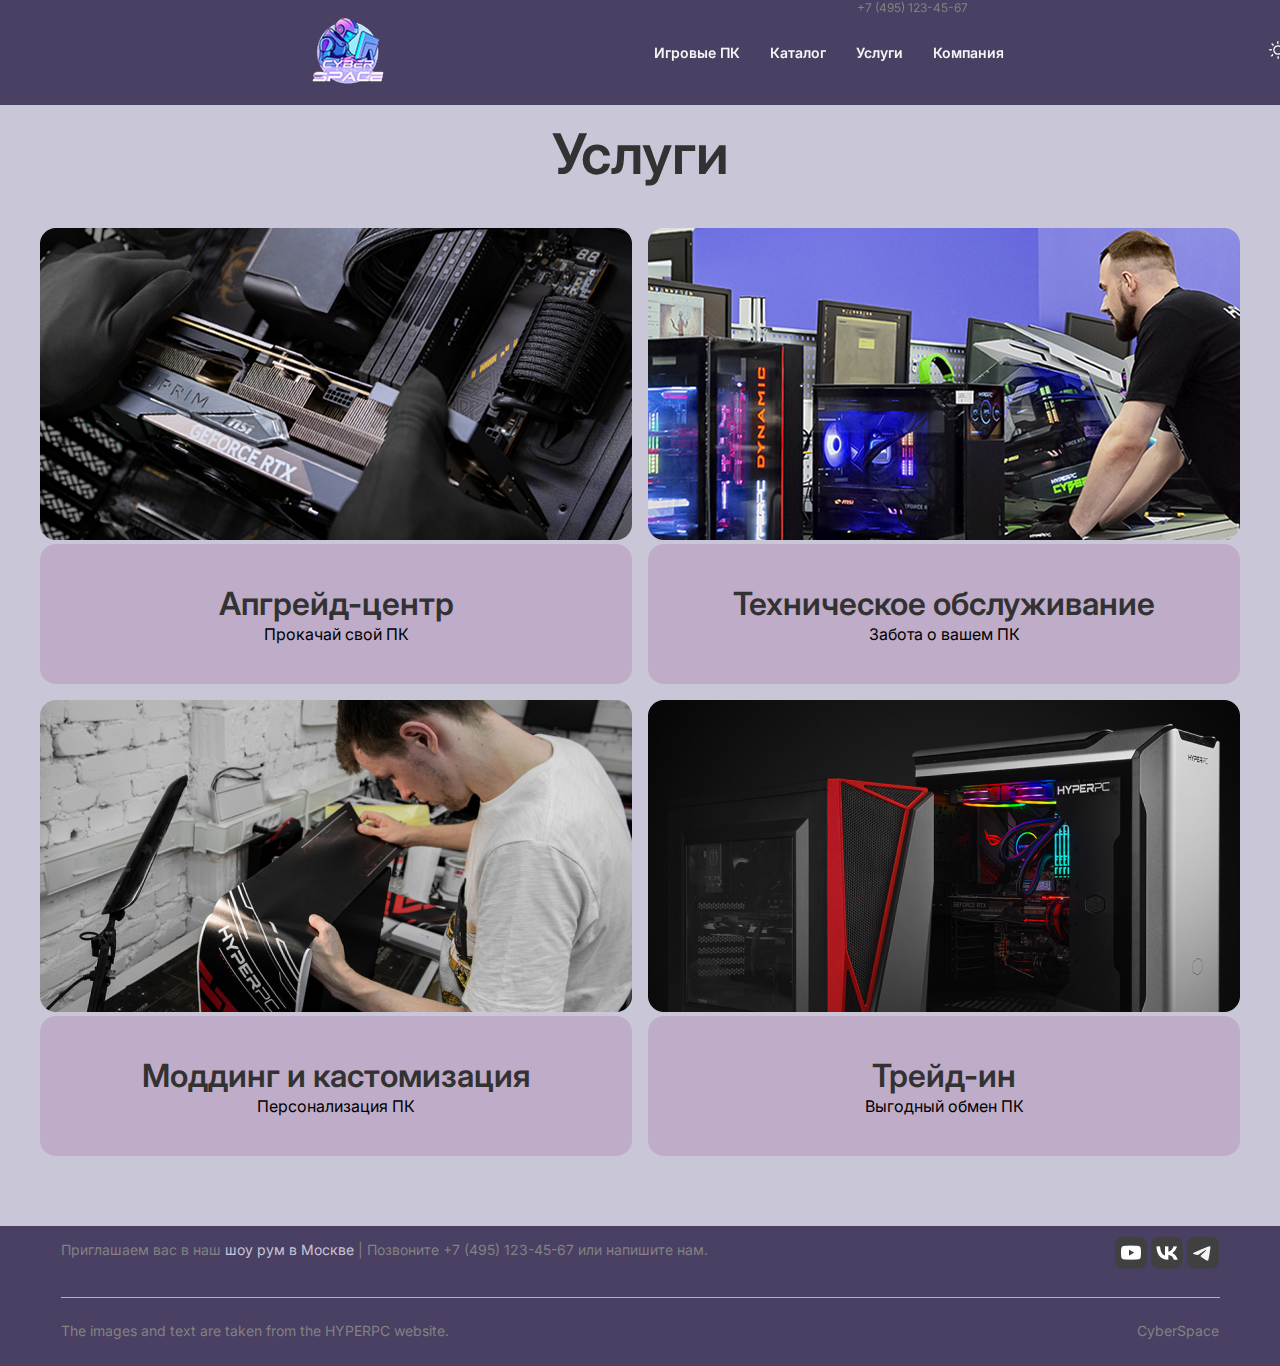
<file: CyberSpace/Services.html>
<!DOCTYPE html>
<html lang="en">

<head>
  <meta charset="UTF-8" />
  <meta name="viewport" content="width=device-width, initial-scale=1.0" />
  <meta name="keywords" content="Главная страница CyberSpace" />
  <meta name="description" content="Главная страница CyberSpace" />
  <title>CyberSpace</title>
  <link rel="stylesheet" href="css/style.css" />
  <script defer src="javascript/main.js"></script>
  <link rel="preconnect" href="https://fonts.googleapis.com" />
  <link rel="preconnect" href="https://fonts.gstatic.com" crossorigin />
  <link
    href="https://fonts.googleapis.com/css2?family=Inter:ital,opsz,wght@0,14..32,100..900;1,14..32,100..900&display=swap"
    rel="stylesheet" />
</head>

<body>
  <!-- ШАПКА -->
  <header>
    <div class="phone_num">
      <p class="phone_number">+7 (495) 123-45-67</p>
    </div>
    <div class="container_header">
      <a href="index.html" alt="#"><img src="./images/logo.png" class="logo" /></a>
      <nav>
        <ul>
          <li>
            <a href="Gaming-computers.html">Игровые ПК</a>
          </li>

          <li>
            <a href="Catalog.html">Каталог</a>
          </li>

          <li>
            <a href="Services.html">Услуги</a>
          </li>

          <li>
            <a href="Company.html">Компания</a>
          </li>
        </ul>
      </nav>
      <div class="button_menu">
        <button class="theme-toggle" id="themeToggle">
          <img src="./images/sun.svg" class="theme-icon" id="themeIcon" />
        </button>
        <button class="cart-button" id="cartButton">
          <img src="./images/cart.svg" alt="Корзина" />
          <span class="cart-count" id="cartCount">0</span>
        </button>
        <p id="openModal"><img src="./images/user.svg" alt="Пользователь" /></p>
        <a href="personal.html"><img src="./images/personal-id.svg" alt="personal-id"></a>
      </div>

      <img src="./images/burger.svg" alt="Меню" class="burger_menu" />
    </div>

    <!-- Бургер -->
    <div class="burger">
      <a href="Gaming-computers.html">Игровые ПК</a>
      <a href="Catalog.html">Каталог</a>
      <a href="Services.html">Услуги</a>
      <a href="Company.html">Компания</a>
    </div>
  </header>
  <!-- Окно входа -->
  <div class="modal-wrapper" id="loginModal">
    <div class="modal-login">
      <img src="./images/logo1.png" alt="" class="logo1">
      <div class="registration">
        <h1 class="title-h1">Вход</h1>
        <div class="input">
          <input class="login" placeholder="Введите логин">
          <input class="password" placeholder="Введите пароль" type="password">
        </div>
        <div class="login-links">
          <a id="showRegister">Регистрация</a>
          <a href="#">Забыли пароль?</a>
        </div>
      </div>
    </div>
  </div>

  <!-- Окно регистрации -->
  <div class="modal-wrapper" id="registerModal">
    <div class="modal-register">
      <img src="./images/logo1.png" alt="" class="logo1">
      <div class="registration">
        <h1 class="title-h1">Регистрация</h1>
        <div class="input">
          <input class="login" placeholder="Придумайте логин">
          <input class="email" placeholder="Введите email" type="email">
          <input class="password" placeholder="Придумайте пароль" type="password">
          <input class="confirm-password" placeholder="Повторите пароль" type="password">
        </div>
        <button class="register-btn">Зарегистрироваться</button>
        <div class="have-account">
          Уже есть аккаунт? <a id="showLogin">Войти</a>
        </div>
      </div>
    </div>
  </div>

  <div class="cart-container">
    <div class="cart-dropdown" id="cartDropdown">
      <div class="cart-header">
        <h3 class="cart-title">Корзина</h3>
        <button class="close-cart" id="closeCart">×</button>
      </div>
      <div class="cart-items" id="cartItems">
        <div class="empty-cart">Ваша корзина пуста</div>
      </div>
      <div class="cart-total">
        <span>Итого:</span>
        <span id="cartTotal">0 ₽</span>
      </div>
      <div class="cart-actions">
        <button class="clear-cart" id="clearCart">Очистить</button>
        <button class="checkout">Оформить заказ</button>
      </div>
    </div>
  </div>

  <!-- Services -->
  <section class="services-section">
    <h1>Услуги</h1>
    <div class="services-container">
      <div class="service-card">
        <img src="./images/Services/image1.1.png" alt="" />
        <div class="card-content">
          <h3>Апгрейд-центр</h3>
          <p>Прокачай свой ПК</p>
        </div>
      </div>

      <div class="service-card">
        <img src="./images/Services/image1.2.png" alt="" />
        <div class="card-content">
          <h3>Техническое обслуживание</h3>
          <p>Забота о вашем ПК</p>
        </div>
      </div>

      <div class="service-card">
        <img src="./images/Services/image1.3.png" alt="" />
        <div class="card-content">
          <h3>Моддинг и кастомизация</h3>
          <p>Персонализация ПК</p>
        </div>
      </div>

      <div class="service-card">
        <img src="./images/Services/image1.4.png" alt="" />
        <div class="card-content">
          <h3>Трейд-ин</h3>
          <p>Выгодный обмен ПК</p>
        </div>
      </div>
    </div>
  </section>

  <!-- FOOTER -->
  <footer>
    <div class="footer-container">
      <div class="footer-contact">
        <p>
          Приглашаем вас в наш<strong> шоу рум в Москве</strong> | Позвоните
          +7 (495) 123-45-67 или напишите нам.
        </p>

        <div class="social">
          <a href="https://www.youtube.com/">
            <img src="./images/ytb.png" alt="#" class="Youtube" />
          </a>
          <a href="https://vk.com/hyperpc">
            <img src="./images/vk.png" alt="#" class="VK" />
          </a>
          <a href="https://t.me/HYPERPC">
            <img src="./images/tg.png" alt="" class="tg" />
          </a>
        </div>
      </div>
      <div class="line"></div>
      <div class="footer-contact">
        <p>The images and text are taken from the HYPERPC website.</p>
        <p>CyberSpace</p>
      </div>
    </div>
  </footer>
  <script src="https://cdn.jsdelivr.net/npm/swiper@11/swiper-bundle.min.js"></script>
</body>

</html>
</file>
<file: CyberSpace/css/style.css>
@import url("https://fonts.googleapis.com/css2?family=Inter:ital,opsz,wght@0,14..32,100..900;1,14..32,100..900&display=swap");
@import url('https://fonts.googleapis.com/css2?family=Montserrat:ital,wght@0,100..900;1,100..900&display=swap');

/* настройка сайта */
* {
  margin: 0;
  padding: 0;
  box-sizing: border-box;
}
:root {
  --bg-color: #c8c6d7;
  --header-bg: #4a4063;
  --text-color: #f5f5f5;
  --phone-color: #828282;
  --main-title: #4f4f4f;
  --title: #323232;
  --card-text: #000;
  --card-title: #000;
  --cart-count: #c7a2d8;
}

[data-theme="dark"] {
  --card-text: #f7e6ff;
  --card-title: #f7e6ff;
  --main-title: #f7e6ff;
  --title: #f7e6ff;
  --bg-color: #1a1a2e;
  --header-bg: #0f0f1a;
  --text-color: #e6e6e6;
  --phone-color: #a0a0a0;
  --cart-count: #565669;
}

/* ШАПКА САЙТА */

body {
  font-family: "Inter";
  background-color: var(--bg-color);
  margin: 0;
  transition: background-color 0.3s;
}

button {
  background: none;
  border: none;
  cursor: pointer;
}

header {
  top: 0;
  left: 0;
  display: flex;
  padding: 0px 312px 18px 312px;
  background: var(--header-bg);
  flex-direction: column;
  margin-bottom: 40px;
  position: fixed;
  width: 100%;
  z-index: 2;
  transition: background-color 0.3s;
}

.container_header {
  display: flex;
  max-width: 1296px;
  max-height: 72px;
  align-items: center;
  justify-content: space-between;
}

.phone_num {
  max-width: 1296px;
}

.phone_number {
  color: var(--phone-color);
  font-family: "Inter";
  font-size: 12px;
  text-align: right;
  transition: color 0.3s;
}

ul {
  list-style: none;
  display: flex;
  width: 572px;
  height: 32px;
  margin: 0 auto;
  gap: 30px;
}

a {
  font-weight: 600;
  text-decoration: none;
  color: var(--text-color);
  font-family: "Inter";
  font-size: 14px;
  transition: color 0.3s;
}

nav {
  padding-top: 13px;
  display: flex;
  align-items: center;
  justify-content: center;
  padding-left: 270px;
}

.button_menu {
  display: flex;
  height: 24px;
  padding-left: 42px;
  justify-content: center;
  align-items: center;
  gap: 22px;
}

.burger_menu {
  display: none;
  width: 24px;
  height: 24px;
}

.burger {
  display: none;
  flex-direction: column;
  align-items: center;
  gap: 20px;
  padding-top: 30px;
  padding-bottom: 30px;
}

.burger a {
  color: var(--text-color);
  font-family: "Inter";
  font-size: 14px;
}

.active {
  display: flex;
}

/* Стили для переключателя темы */
.theme-toggle {
  transition: transform 0.3s;
}

.theme-toggle:hover {
  transform: scale(1.1);
}

.theme-icon {
  width: 20px;
  height: 20px;
}

/* ==========================АДАПТИВ========================== */
@media (max-width: 375px) {
  header {
    padding: 5px 25px;
    position: static;
  }

  .burger_menu {
    display: block;
  }

  /* Логотип */
  .logo {
    width: 30px;
    height: 30px;
  }

  /* Скрыть меню по умолчанию */
  nav {
    display: none;
  }

  .button_menu {
    padding-left: 0;
    float: left;
    justify-content: flex-start;
  }

  .phone_number {
    display: none;
  }
}

/* HERO */
/* Базовые стили */
.container {
  max-width: 1440px;
  margin: 0 auto;
}

.banner {
  margin-top: 200px;
  padding: 232px 144px;
  background-image: url(../images/main_baner.png);
  background-size: cover;
  border-radius: 16px;
  background-position: 70% center;
  max-height: 696px;
  margin-bottom: 143px;
}

h1 {
  color: #f5f5f5;
  font-family: "Inter";
  font-size: 42px;
  margin-bottom: 6px;
}

.baner_text {
  color: #c0c0c0;
  font-family: "Inter";
  font-size: 28px;
  margin-bottom: 32px;
}

.button {
  padding: 18px 100px;
  border-radius: 50px;
  border: 1px solid #4f1271;
  background: #783f8e;
  color: #f5f5f5;
  font-family: "Inter";
  font-weight: 500;
  display: inline-block;
}

/* ==========================АДАПТИВ========================== */
@media (max-width: 375px) {
  .container {
    max-width: 325px;
  }

  .banner {
    margin: 0;
    padding: 10px 15px;
    width: 325px;
    height: 140px;
    margin-bottom: 15px;
  }

  header {
    margin-bottom: 20px;
  }

  h1 {
    font-size: 15px;
    padding-top: 25px;
  }

  .baner_text {
    font-size: 10px;
    line-height: 1.4;
    /* Улучшаем читаемость */
    margin-bottom: 4px;
  }

  .button {
    margin-top: 10px;
    padding: 6px 10px 8px 10px;
    font-size: 8px;
  }
}

/* CARD-RANGE */
.main-title {
  color: var(--main-title);
  font-size: 40px;
  font-style: normal;
  font-weight: 600;
  margin-bottom: 16px;
}

.title {
  color: var(--title);
  font-family: "Inter";
  font-size: 40px;
  font-style: normal;
  font-weight: 600;
}

/* НАСТРОЙКА КАРТ */
.cards-grid {
  display: flex;
  flex-direction: column;
  margin-bottom: 40px;
}

.small-cards {
  display: flex;
  gap: 32px;
  margin-bottom: 171px;
}

/* СТИЛИЗАЦИЯ КАРТОЧЕК */
.big-card:hover {
  transform: translateY(-10px);
  box-shadow: 0 10px 25px 10px rgba(212, 103, 207, 0.4);
}

.small-card:hover {
  transform: translateY(-10px);
  box-shadow: 0 10px 25px 10px rgba(212, 103, 207, 0.4);
}

.card-title {
  color: var(--card-title);
  text-align: center;
  font-family: "Inter";
  font-size: 32px;
  font-weight: 600;
  margin-bottom: 9px;
}

.card-text {
  color: var(--card-text);
  text-align: center;
  font-family: "Inter";
  font-size: 16px;
  margin-bottom: 24px;
}

.card-link {
  display: block;
  margin: 0 auto;
  width: 150px;
  padding: 15px 38px 16px 39px;
  border-radius: 50px;
  background: #783f8e;
  color: #fff;
  text-align: center;
  font-family: "Inter";
  font-size: 14px;
  font-weight: 500;
  margin-bottom: 24px;
}

/* БОЛЬШАЯ КАРТА */
.big-card {
  padding-top: 40px;
  border-radius: 16px;
  background: #bfacc8;
  margin-bottom: 33px;
}

.PK {
  display: block;
  width: 1300px;
  height: 548px;
  margin: 0 auto;
}

/* МАЛЕНЬКИЕ КАРТЫ */
.small-card {
  width: 704px;
  height: 522px;
  border-radius: 16px;
  background: #bfacc8;
  padding-top: 40px;
}

.workstation {
  width: 704px;
  height: 326px;
  border-radius: 0 0 16px 16px;
}

.server {
  width: 704px;
  height: 326px;
  border-radius: 0 0 16px 16px;
}

/* ==========================АДАПТИВ========================== */
@media (max-width: 375px) {
  .main-title {
    margin-top: 20px;
    font-size: 15px;
    margin-bottom: 20px !important;
    padding: 0;
  }

  .title {
    font-size: 15px;
  }

  .big-card {
    padding-top: 11px;
    border-radius: 6px;
    background: #bfacc8;
    width: 325px;
    height: 175px;
  }

  .card-title {
    font-size: 15px;
    margin-bottom: 5px;
    line-height: 1.4;
    /* Улучшаем читаемость */
  }

  .card-text {
    font-size: 10px;
    margin-bottom: 6px;
    line-height: 1.4;
    /* Улучшаем читаемость */
  }

  .card-link {
    padding: 6px 0px 6px 0px;
    border-radius: 6px;
    font-size: 6px;
    margin-bottom: 10px;
    width: 65px;
  }

  .PK {
    width: 325px;
    height: 120px;
    border-radius: 0px 0px 6px 6px;
  }

  .small-cards {
    flex-direction: column;
    gap: 25px;
    margin-bottom: 10px;
  }

  .small-card {
    padding-top: 11px;
    border-radius: 6px;
    background: #bfacc8;
    margin-bottom: 10px;
    width: 325px;
    height: 170px;
  }

  .workstation {
    width: 325px;
    height: 113px;
    border-radius: 0px 0px 6px 6px;
  }

  .server {
    width: 325px;
    height: 113px;
    border-radius: 0px 0px 6px 6px;
  }

  .cards-grid {
    margin-bottom: 20px;
  }
}

/* SERVICE */
.treade-in:hover {
  transform: translateY(-10px);
  box-shadow: 0 10px 25px 10px rgba(92, 40, 79, 0.473);
}

.credit:hover {
  transform: translateY(-10px);
  box-shadow: 0 10px 25px 10px rgba(212, 103, 207, 0.4);
}

.treade-in {
  width: 704px;
  height: 612px;
  border-radius: 16px;
  background-image: url(../images/trade_in.png);
}

.small-cards1 {
  display: flex;
  gap: 32px;
  margin-bottom: 171px;
}

.card-title1 {
  padding-top: 40px;
  color: #f5f5f5;
  text-align: center;
  font-family: "Inter";
  font-size: 32px;
  font-weight: 600;
  margin-bottom: 9px;
}

.card-text1 {
  color: #c0c0c0;
  text-align: center;
  font-family: "Inter";
  font-size: 18px;
  margin-bottom: 31px;
}

.card-link1 {
  display: flex;
  margin: 0 auto;
  justify-content: center;
  align-items: center;
  width: 165px;
  height: 45px;
  padding: 14px 52px 14px 53px;
  border-radius: 50px;
  border: 2px solid #783f8e;

  color: #c8c6d7;
  font-family: "Inter";
  font-size: 14px;
  font-weight: 500;
}

.credit {
  width: 704px;
  height: 612px;
  border-radius: 16px;
  background-image: url(../images/credit.png);
}

/* ==========================АДАПТИВ========================== */
@media (max-width: 375px) {
  .model-section1 {
    display: none;
  }
}

/* ORDER STAGES */

.text {
  color: var(--text-color);
  font-size: 24px;
  font-weight: 600;
  margin-bottom: 12px;
}

.stage-card p {
  color: var(--phone-color);
}

.svg {
  padding-left: 32px;
  padding-top: 32px;
  margin-bottom: 8px;
}

.container1 {
  justify-content: center;
  margin: 0 auto;
  display: flex;
  gap: 32px;
}

.stage-card {
  border-radius: 16px;
  background-color: #bfacc8;
  width: 336px;
  height: 300px;
  padding: 45px;
  box-shadow: 0 4px 8px rgba(0, 0, 0, 0.1);
  transition: transform 0.3s ease;
  margin-bottom: 168px;
}

.stage-card:hover {
  transform: translateY(-5px);
}

/* ==========================АДАПТИВ========================== */
@media (max-width: 375px) {
  .ORDER-STAGES {
    display: none;
  }
}

/* ======================= Аксессуары ====================== */
.accessories {
  max-width: 1440px;
  margin: 0 auto;
  margin-bottom: 100px;
}

.acces-card {
  width: 336px;
  height: 400px;
  border-radius: 16px;
  background: #bfacc8;
  padding: 40px;
}

.swiper {
  overflow: auto;
  width: 100%;
}

.accessor {
  width: 100%;
}

.a1 {
  width: 550px;
  height: 400px;
}

.swiper-wrapper {
  gap: 30px;
}

.a1 img {
  width: 100%;
}

.swiper-slide:first-child {
  width: 557px !important;
}

.swiper-slide {
  width: 336px !important;
}

@media (max-width: 375px) {
  .accessories {
    display: none;
  }
}

/* FOOTER */
footer {
  width: 100%;
  height: 140px;
  background: #4a4063;
}

.footer-container {
  max-width: 1158px;
  margin: 0 auto;
}

.footer-contact {
  display: flex;
  align-items: center;
  justify-content: space-between;
  margin-bottom: 4px;
}

.footer-contact p {
  color: #828282;
  font-family: "Inter";
  font-size: 14px;
  font-weight: 400;
}

strong {
  color: #c8c6d7;
  font-family: "Inter";
  font-size: 14px;
  font-style: normal;
  font-weight: 400;
}

.line {
  margin-top: 24px;
  width: 1159px;
  height: 1px;
  background-color: #bfacc8;
  margin-bottom: 24px;
}

.social {
  padding-top: 10px;
}

/* ==========================АДАПТИВ========================== */
@media (max-width: 375px) {
  footer {
    height: 40px;
  }

  .footer-container {
    max-width: 375px;
  }

  .footer-contact p {
    display: none;
  }

  .social {
    padding: 2px 109px;
    display: flex;
    justify-content: start;
    width: 32px;
    height: 32px;
    gap: 30px;
  }

  .line {
    display: none;
  }
}

/* ============================== КОРЗИНА ================================= */
.cart-container {
  position: fixed;
  top: 20px;
  right: 20px;
  z-index: 1000;
}

.cart-button {
  background: none;
  border: none;
  width: 60px;
  height: 60px;
  font-size: 24px;
  cursor: pointer;
  display: flex;
  align-items: center;
  justify-content: center;
  position: relative;
}

.cart-count {
  position: absolute;
  top: 5px;
  right: -5px;
  background-color: var(--header-bg);
  color: white;
  border-radius: 50%;
  width: 20px;
  height: 20px;
  display: flex;
  align-items: center;
  justify-content: center;
  font-size: 12px;
}

.cart-dropdown {
  display: none;
  position: absolute;
  top: 100px;
  right: 0;
  width: 350px;
  background-color: var(--cart-count);
  border-radius: 8px;
  box-shadow: 0 4px 16px rgba(0, 0, 0, 0.3);
  padding: 15px;
  height: 500px;
  overflow-y: auto;
}

.cart-dropdown.active {
  display: block;
}

.cart-header {
  display: flex;
  justify-content: space-between;
  align-items: center;
  margin-bottom: 15px;
  padding-bottom: 10px;
  border-bottom: 1px solid var;
}

.cart-title {
  color: #fff;
  font-size: 18px;
  font-weight: 600;
  margin: 0;
}

.close-cart {
  background: none;
  border: none;
  color: var(--phone-color);
  font-size: 20px;
  cursor: pointer;
}

.cart-items {
  margin-bottom: 15px;
}

.cart-item {
  display: flex;
  justify-content: space-between;
  align-items: center;
  padding: 10px 0;
  border-bottom: 1px solid var(--header-bg);
}

.cart-item:last-child {
  border-bottom: none;
}

.item-info {
  flex-grow: 1;
}

.item-name {
  color: #fff;
  font-weight: 500;
  margin-bottom: 5px;
}

.item-price {
  color: var(--text-color);
  font-size: 14px;
}

.item-total {
  color: #fff;
  align-items: center;
  font-weight: 600;
}

.remove-item {
  background: none;
  border: none;
  color: #ff5252;
  cursor: pointer;
  font-size: 16px;
  margin-left: 10px;
}

.cart-total {
  display: flex;
  justify-content: space-between;
  font-weight: 600;
  font-size: 18px;
  margin-top: 15px;
  padding-top: 15px;
  border-top: 1px solid var(--main-title);
}

.cart-actions {
  display: flex;
  justify-content: space-between;
  margin-top: 15px;
}

.clear-cart,
.checkout {
  padding: 10px 15px;
  border-radius: 4px;
  cursor: pointer;
  font-weight: 500;
}

.clear-cart {
  background-color: transparent;
  border: 1px solid #ff5252;
  color: #ff5252;
}

.clear-cart:hover {
  background-color: rgba(255, 82, 82, 0.1);
}

.checkout {
  background-color: #783f8e;
  border: none;
  color: white;
}

.checkout:hover {
  background-color: #603074;
}

.empty-cart {
  text-align: center;
  padding: 20px;
  color: var(--text-color);
}

span {
  color: #fff;
}

/* ================================СТРАНИЦА 4=============================== */
.services-section h1 {
  padding-top: 120px;
  color: var(--title);
  font-family: "Inter";
  font-size: 56px;
  font-weight: 600;
  margin-bottom: 40px;
  display: flex;
  justify-content: center;
}

.services-container {
  flex-wrap: wrap;
  max-width: 1440px;
  display: flex;
  justify-content: center;
  margin: 0 auto;
  margin-bottom: 70px;
  gap: 16px;
}

.service-card {
  width: 592px;
  transition: transform 0.3s ease;
}

.service-card:hover {
  transform: translateY(-8px);
}

.card-content {
  padding: 40px;
  text-align: center;
  background-color: #bfacc8;
  /* Цвет фона карточки */
  border-radius: 16px;
}

.card-content h3 {
  color: var(--title);
  font-size: 32px;
  font-style: normal;
  font-weight: 600;
  margin-bottom: 1px;
}

.card-content p {

  /* настройка сайта */
  * {
    margin: 0;
    padding: 0;
    box-sizing: border-box;
  }

  body {
    font-family: "Inter";
  }

  /* подключение шрифта Inter */

  @import url("https://fonts.googleapis.com/css2?family=Inter:ital,opsz,wght@0,14..32,100..900;1,14..32,100..900&display=swap");

  :root {
    --bg-color: #c8c6d7;
    --header-bg: #4a4063;
    --text-color: #f5f5f5;
    --phone-color: #828282;
    --main-title: #4f4f4f;
    --title: #323232;
    --card-text: #000;
    --card-title: #000;
    --cart-count: #c7a2d8;
  }

  [data-theme="dark"] {
    --card-text: #f7e6ff;
    --card-title: #f7e6ff;
    --main-title: #f7e6ff;
    --title: #f7e6ff;
    --bg-color: #1a1a2e;
    --header-bg: #0f0f1a;
    --text-color: #e6e6e6;
    --phone-color: #a0a0a0;
    --cart-count: #565669;
  }

  /* ШАПКА САЙТА */

  body {
    background-color: var(--bg-color);
    margin: 0;
    transition: background-color 0.3s;
  }

  button {
    background: none;
    border: none;
    cursor: pointer;
  }

  header {
    top: 0;
    left: 0;
    display: flex;
    padding: 0px 312px 18px 312px;
    background: var(--header-bg);
    flex-direction: column;
    margin-bottom: 40px;
    position: fixed;
    width: 100%;
    z-index: 2;
    transition: background-color 0.3s;
  }

  .container_header {
    display: flex;
    max-width: 1296px;
    max-height: 72px;
    align-items: center;
    justify-content: space-between;
  }

  .phone_num {
    max-width: 1296px;
  }

  .phone_number {
    color: var(--phone-color);
    font-family: "Inter";
    font-size: 12px;
    text-align: right;
    transition: color 0.3s;
  }

  ul {
    list-style: none;
    display: flex;
    width: 572px;
    height: 32px;
    margin: 0 auto;
    gap: 30px;
  }

  a {
    font-weight: 600;
    text-decoration: none;
    color: var(--text-color);
    font-family: "Inter";
    font-size: 14px;
    transition: color 0.3s;
  }

  nav {
    padding-top: 13px;
    display: flex;
    align-items: center;
    justify-content: center;
    padding-left: 270px;
  }

  .button_menu {
    display: flex;
    height: 24px;
    padding-left: 42px;
    justify-content: center;
    align-items: center;
    gap: 22px;
  }

  .burger_menu {
    display: none;
    width: 24px;
    height: 24px;
  }

  .burger {
    display: none;
    flex-direction: column;
    align-items: center;
    gap: 20px;
    padding-top: 30px;
    padding-bottom: 30px;
  }

  .burger a {
    color: var(--text-color);
    font-family: "Inter";
    font-size: 14px;
  }

  .active {
    display: flex;
  }

  /* Стили для переключателя темы */
  .theme-toggle {
    transition: transform 0.3s;
  }

  .theme-toggle:hover {
    transform: scale(1.1);
  }

  .theme-icon {
    width: 20px;
    height: 20px;
  }

  /* ==========================АДАПТИВ========================== */
  @media (max-width: 375px) {
    header {
      padding: 5px 25px;
      position: static;
    }

    .burger_menu {
      display: block;
    }

    /* Логотип */
    .logo {
      width: 30px;
      height: 30px;
    }

    /* Скрыть меню по умолчанию */
    nav {
      display: none;
    }

    .button_menu {
      padding-left: 0;
      float: left;
      justify-content: flex-start;
    }

    .phone_number {
      display: none;
    }
  }

  /* HERO */
  /* Базовые стили */
  .container {
    max-width: 1440px;
    margin: 0 auto;
  }

  .banner {
    margin-top: 200px;
    padding: 232px 144px;
    background-image: url(../images/main_baner.png);
    background-size: cover;
    border-radius: 16px;
    background-position: 70% center;
    max-height: 696px;
    margin-bottom: 143px;
  }

  h1 {
    color: #f5f5f5;
    font-family: "Inter";
    font-size: 42px;
    margin-bottom: 6px;
  }

  .baner_text {
    color: #c0c0c0;
    font-family: "Inter";
    font-size: 28px;
    margin-bottom: 32px;
  }

  .button {
    padding: 18px 100px;
    border-radius: 50px;
    border: 1px solid #4f1271;
    background: #783f8e;
    color: #f5f5f5;
    font-family: "Inter";
    font-weight: 500;
    display: inline-block;
  }

  /* ==========================АДАПТИВ========================== */
  @media (max-width: 375px) {
    .container {
      max-width: 325px;
    }

    .banner {
      margin: 0;
      padding: 10px 15px;
      width: 325px;
      height: 140px;
      margin-bottom: 15px;
    }

    header {
      margin-bottom: 20px;
    }

    h1 {
      font-size: 15px;
      padding-top: 25px;
    }

    .baner_text {
      font-size: 10px;
      line-height: 1.4;
      /* Улучшаем читаемость */
      margin-bottom: 4px;
    }

    .button {
      margin-top: 10px;
      padding: 6px 10px 8px 10px;
      font-size: 8px;
    }
  }

  /* CARD-RANGE */
  .main-title {
    color: var(--main-title);
    font-size: 40px;
    font-style: normal;
    font-weight: 600;
    margin-bottom: 16px;
  }

  .title {
    color: var(--title);
    font-family: "Inter";
    font-size: 40px;
    font-style: normal;
    font-weight: 600;
  }

  /* НАСТРОЙКА КАРТ */
  .cards-grid {
    display: flex;
    flex-direction: column;
    margin-bottom: 40px;
  }

  .small-cards {
    display: flex;
    gap: 32px;
    margin-bottom: 171px;
  }

  /* СТИЛИЗАЦИЯ КАРТОЧЕК */
  .big-card:hover {
    transform: translateY(-10px);
    box-shadow: 0 10px 25px 10px rgba(212, 103, 207, 0.4);
  }

  .small-card:hover {
    transform: translateY(-10px);
    box-shadow: 0 10px 25px 10px rgba(212, 103, 207, 0.4);
  }

  .card-title {
    color: var(--card-title);
    text-align: center;
    font-family: "Inter";
    font-size: 32px;
    font-weight: 600;
    margin-bottom: 9px;
  }

  .card-text {
    color: var(--card-text);
    text-align: center;
    font-family: "Inter";
    font-size: 16px;
    margin-bottom: 24px;
  }

  .card-link {
    display: block;
    margin: 0 auto;
    width: 150px;
    padding: 15px 38px 16px 39px;
    border-radius: 50px;
    background: #783f8e;
    color: #fff;
    text-align: center;
    font-family: "Inter";
    font-size: 14px;
    font-weight: 500;
    margin-bottom: 24px;
  }

  /* БОЛЬШАЯ КАРТА */
  .big-card {
    padding-top: 40px;
    border-radius: 16px;
    background: #bfacc8;
    margin-bottom: 33px;
  }

  .PK {
    display: block;
    width: 1300px;
    height: 548px;
    margin: 0 auto;
  }

  /* МАЛЕНЬКИЕ КАРТЫ */
  .small-card {
    width: 704px;
    height: 522px;
    border-radius: 16px;
    background: #bfacc8;
    padding-top: 40px;
  }

  .workstation {
    width: 704px;
    height: 326px;
    border-radius: 0 0 16px 16px;
  }

  .server {
    width: 704px;
    height: 326px;
    border-radius: 0 0 16px 16px;
  }

  /* ==========================АДАПТИВ========================== */
  @media (max-width: 375px) {
    .main-title {
      margin-top: 20px;
      font-size: 15px;
      margin-bottom: 20px !important;
      padding: 0;
    }

    .title {
      font-size: 15px;
    }

    .big-card {
      padding-top: 11px;
      border-radius: 6px;
      background: #bfacc8;
      width: 325px;
      height: 175px;
    }

    .card-title {
      font-size: 15px;
      margin-bottom: 5px;
      line-height: 1.4;
      /* Улучшаем читаемость */
    }

    .card-text {
      font-size: 10px;
      margin-bottom: 6px;
      line-height: 1.4;
      /* Улучшаем читаемость */
    }

    .card-link {
      padding: 6px 0px 6px 0px;
      border-radius: 6px;
      font-size: 6px;
      margin-bottom: 10px;
      width: 65px;
    }

    .PK {
      width: 325px;
      height: 120px;
      border-radius: 0px 0px 6px 6px;
    }

    .small-cards {
      flex-direction: column;
      gap: 25px;
      margin-bottom: 10px;
    }

    .small-card {
      padding-top: 11px;
      border-radius: 6px;
      background: #bfacc8;
      margin-bottom: 10px;
      width: 325px;
      height: 170px;
    }

    .workstation {
      width: 325px;
      height: 113px;
      border-radius: 0px 0px 6px 6px;
    }

    .server {
      width: 325px;
      height: 113px;
      border-radius: 0px 0px 6px 6px;
    }

    .cards-grid {
      margin-bottom: 20px;
    }
  }

  /* SERVICE */
  .treade-in:hover {
    transform: translateY(-10px);
    box-shadow: 0 10px 25px 10px rgba(92, 40, 79, 0.473);
  }

  .credit:hover {
    transform: translateY(-10px);
    box-shadow: 0 10px 25px 10px rgba(212, 103, 207, 0.4);
  }

  .treade-in {
    width: 704px;
    height: 612px;
    border-radius: 16px;
    background-image: url(../images/trade_in.png);
  }

  .small-cards1 {
    display: flex;
    gap: 32px;
    margin-bottom: 171px;
  }

  .card-title1 {
    padding-top: 40px;
    color: #f5f5f5;
    text-align: center;
    font-family: "Inter";
    font-size: 32px;
    font-weight: 600;
    margin-bottom: 9px;
  }

  .card-text1 {
    color: #c0c0c0;
    text-align: center;
    font-family: "Inter";
    font-size: 18px;
    margin-bottom: 31px;
  }

  .card-link1 {
    display: flex;
    margin: 0 auto;
    justify-content: center;
    align-items: center;
    width: 165px;
    height: 45px;
    padding: 14px 52px 14px 53px;
    border-radius: 50px;
    border: 2px solid #783f8e;

    color: #c8c6d7;
    font-family: "Inter";
    font-size: 14px;
    font-weight: 500;
  }

  .credit {
    width: 704px;
    height: 612px;
    border-radius: 16px;
    background-image: url(../images/credit.png);
  }

  /* ==========================АДАПТИВ========================== */
  @media (max-width: 375px) {
    .model-section1 {
      display: none;
    }
  }

  /* ORDER STAGES */

  .text {
    color: var(--text-color);
    font-size: 24px;
    font-weight: 600;
    margin-bottom: 12px;
  }

  .stage-card p {
    color: var(--phone-color);
  }

  .svg {
    padding-left: 32px;
    padding-top: 32px;
    margin-bottom: 8px;
  }

  .container1 {
    justify-content: center;
    margin: 0 auto;
    display: flex;
    gap: 32px;
  }

  .stage-card {
    border-radius: 16px;
    background-color: #bfacc8;
    width: 336px;
    height: 300px;
    padding: 45px;
    box-shadow: 0 4px 8px rgba(0, 0, 0, 0.1);
    transition: transform 0.3s ease;
    margin-bottom: 168px;
  }

  .stage-card:hover {
    transform: translateY(-5px);
  }

  /* ==========================АДАПТИВ========================== */
  @media (max-width: 375px) {
    .ORDER-STAGES {
      display: none;
    }
  }

  /* ======================= Аксессуары ====================== */
  .accessories {
    max-width: 1440px;
    margin: 0 auto;
    margin-bottom: 100px;
  }

  .acces-card {
    width: 336px;
    height: 400px;
    border-radius: 16px;
    background: #bfacc8;
    padding: 40px;
  }

  .swiper {
    overflow: auto;
    width: 100%;
  }

  .accessor {
    width: 100%;
  }

  .a1 {
    width: 550px;
    height: 400px;
  }

  .swiper-wrapper {
    gap: 30px;
  }

  .a1 img {
    width: 100%;
  }

  .swiper-slide:first-child {
    width: 557px !important;
  }

  .swiper-slide {
    width: 336px !important;
  }

  /* FOOTER */
  footer {
    width: 100%;
    height: 140px;
    background: #4a4063;
  }

  .footer-container {
    max-width: 1158px;
    margin: 0 auto;
  }

  .footer-contact {
    display: flex;
    align-items: center;
    justify-content: space-between;
    margin-bottom: 4px;
  }

  .footer-contact p {
    color: #828282;
    font-family: "Inter";
    font-size: 14px;
    font-weight: 400;
  }

  strong {
    color: #c8c6d7;
    font-family: "Inter";
    font-size: 14px;
    font-style: normal;
    font-weight: 400;
  }

  .line {
    margin-top: 24px;
    width: 1159px;
    height: 1px;
    background-color: #bfacc8;
    margin-bottom: 24px;
  }

  .social {
    padding-top: 10px;
  }

  /* ==========================АДАПТИВ========================== */
  @media (max-width: 375px) {
    footer {
      height: 40px;
    }

    .footer-container {
      max-width: 375px;
    }

    .footer-contact p {
      display: none;
    }

    .social {
      padding: 2px 109px;
      display: flex;
      justify-content: start;
      width: 32px;
      height: 32px;
      gap: 30px;
    }

    .line {
      display: none;
    }
  }

  /* ============================== КОРЗИНА ================================= */
  .cart-container {
    position: fixed;
    top: 20px;
    right: 20px;
    z-index: 1000;
  }

  .cart-button {
    background: none;
    border: none;
    width: 60px;
    height: 60px;
    font-size: 24px;
    cursor: pointer;
    display: flex;
    align-items: center;
    justify-content: center;
    position: relative;
  }

  .cart-count {
    position: absolute;
    top: 5px;
    right: -5px;
    background-color: var(--header-bg);
    color: white;
    border-radius: 50%;
    width: 20px;
    height: 20px;
    display: flex;
    align-items: center;
    justify-content: center;
    font-size: 12px;
  }

  .cart-dropdown {
    display: none;
    position: absolute;
    top: 100px;
    right: 0;
    width: 350px;
    background-color: var(--cart-count);
    border-radius: 8px;
    box-shadow: 0 4px 16px rgba(0, 0, 0, 0.3);
    padding: 15px;
    height: 500px;
    overflow-y: auto;
  }

  .cart-dropdown.active {
    display: block;
  }

  .cart-header {
    display: flex;
    justify-content: space-between;
    align-items: center;
    margin-bottom: 15px;
    padding-bottom: 10px;
    border-bottom: 1px solid var;
  }

  .cart-title {
    color: #fff;
    font-size: 18px;
    font-weight: 600;
    margin: 0;
  }

  .close-cart {
    background: none;
    border: none;
    color: var(--phone-color);
    font-size: 20px;
    cursor: pointer;
  }

  .cart-items {
    margin-bottom: 15px;
  }

  .cart-item {
    display: flex;
    justify-content: space-between;
    align-items: center;
    padding: 10px 0;
    border-bottom: 1px solid var(--header-bg);
  }

  .cart-item:last-child {
    border-bottom: none;
  }

  .item-info {
    flex-grow: 1;
  }

  .item-name {
    color: #fff;
    font-weight: 500;
    margin-bottom: 5px;
  }

  .item-price {
    color: var(--text-color);
    font-size: 14px;
  }

  .item-total {
    color: #fff;
    align-items: center;
    font-weight: 600;
  }

  .remove-item {
    background: none;
    border: none;
    color: #ff5252;
    cursor: pointer;
    font-size: 16px;
    margin-left: 10px;
  }

  .cart-total {
    display: flex;
    justify-content: space-between;
    font-weight: 600;
    font-size: 18px;
    margin-top: 15px;
    padding-top: 15px;
    border-top: 1px solid var(--main-title);
  }

  .cart-actions {
    display: flex;
    justify-content: space-between;
    margin-top: 15px;
  }

  .clear-cart,
  .checkout {
    padding: 10px 15px;
    border-radius: 4px;
    cursor: pointer;
    font-weight: 500;
  }

  .clear-cart {
    background-color: transparent;
    border: 1px solid #ff5252;
    color: #ff5252;
  }

  .clear-cart:hover {
    background-color: rgba(255, 82, 82, 0.1);
  }

  .checkout {
    background-color: #783f8e;
    border: none;
    color: white;
  }

  .checkout:hover {
    background-color: #603074;
  }

  .empty-cart {
    text-align: center;
    padding: 20px;
    color: var(--text-color);
  }

  span {
    color: #fff;
  }

  /* ================================СТРАНИЦА 4=============================== */
  .services-section h1 {
    padding-top: 120px;
    color: var(--title);
    font-family: "Inter";
    font-size: 56px;
    font-weight: 600;
    margin-bottom: 40px;
    display: flex;
    justify-content: center;
  }

  .services-container {
    flex-wrap: wrap;
    max-width: 1440px;
    display: flex;
    justify-content: center;
    margin: 0 auto;
    margin-bottom: 70px;
    gap: 16px;
  }

  .service-card {
    width: 592px;
    transition: transform 0.3s ease;
  }

  .service-card:hover {
    transform: translateY(-8px);
  }

  .card-content {
    padding: 40px;
    text-align: center;
    background-color: #bfacc8;
    /* Цвет фона карточки */
    border-radius: 16px;
  }

  .card-content h3 {
    color: var(--title);
    font-size: 32px;
    font-style: normal;
    font-weight: 600;
    margin-bottom: 1px;
  }

  .card-content p {
    color: var(--main-title);
    font-size: 16px;
    font-style: normal;
    font-weight: 400;
  }

  /* =============================Адаптив================================= */
  @media (max-width: 375px) {
    .services-section h1 {
      padding-top: 0;
      padding-left: 10px;
      font-size: 15px;
      margin-bottom: 10px;
    }

    .services-container {
      max-width: 325px;
    }

    .service-card img {
      width: 325px;
      height: 165px !important;
      /* Делает это свойство главнее всех */
    }

    .service-card {
      width: 325px;
    }

    .card-content h3 {
      font-size: 16px;
    }

    .card-content p {
      font-size: 12px;
    }

    .service-card img {
      width: 325px;
      height: auto;
    }

    .card-content {
      padding: 10px;
      flex-direction: column;
      display: flex;
      height: 55px;
      align-items: center;
      border-radius: 8px;
    }
  }

  .modal-wrapper {
    position: fixed;
    top: 0;
    left: 0;
    width: 100%;
    height: 100vh;
    background: rgba(231, 156, 238, 0.2);
    display: none;
    justify-content: center;
    align-items: center;
    z-index: 3;
  }

  .modal-login {
    width: 902px;
    height: 1200px;
    fill: linear-gradient(180deg,
        #f5ebfa 9.7%,
        #eee3f5 19.39%,
        #a56abd 38.78%,
        #6e3482 58.17%,
        #49225b 77.56%);
    filter: blur(3.75px);
    position: absolute;
  }

  font-style: normal;
  font-weight: 400;
}

/* =============================Адаптив================================= */
@media (max-width: 375px) {
  .services-section h1 {
    padding-top: 0;
    padding-left: 10px;
    font-size: 15px;
    margin-bottom: 10px;
  }

  .services-container {
    max-width: 325px;
  }

  .service-card img {
    width: 325px;
    height: 165px !important;
    /* Делает это свойство главнее всех */
  }

  .service-card {
    width: 325px;
  }

  .card-content h3 {
    font-size: 16px;
  }

  .card-content p {
    font-size: 12px;
  }

  .service-card img {
    width: 325px;
    height: auto;
  }

  .card-content {
    padding: 10px;
    flex-direction: column;
    display: flex;
    height: 55px;
    align-items: center;
    border-radius: 8px;
  }
}

/* Общие стили для обоих модальных окон */
.modal-wrapper {
  position: fixed;
  top: 0;
  left: 0;
  width: 100%;
  height: 100vh;
  background: rgba(7, 7, 7, 0.5);
  display: none;
  justify-content: center;
  align-items: center;
  z-index: 100;
}

.modal-login,
.modal-register {
  width: 900px;
  height: 900px;
  background: linear-gradient(180deg,
      #f5ebfa 9.7%,
      #eee3f5 19.39%,
      #a56abd 38.78%,
      #6e3482 58.17%,
      #49225b 77.56%);
  border-radius: 64px;
  position: relative;
}

.modal-register {
  height: 1000px;
  /* Чуть выше из-за доп полей */
}

.logo1 {
  padding-top: 40px;
  display: flex;
  margin: 0 auto;
  margin-bottom: 80px;
}

.registration {
  display: flex;
  justify-content: center;
  align-items: center;
  flex-direction: column;
  font-family: "Montserrat";
  margin: 0 auto;
}

.input {
  display: flex;
  flex-direction: column;
  gap: 10px;
}

.title-h1 {
  margin-bottom: 30px;
  color: white;
}

.login,
.password,
.email,
.confirm-password {
  padding: 22px 368px 22px 17px;
  border-radius: 16px;
  border: 3px solid #FFF;
  background: rgba(238, 222, 222, 0.59);
  color: #FFF;
  font-size: 14px;
  font-weight: 600;
  outline: none;
}

.login::placeholder,
.password::placeholder,
.email::placeholder,
.confirm-password::placeholder {
  color: #fff;
}

/* Стили для окна входа */
.login-links {
  width: 100%;
  display: flex;
  justify-content: center;
  gap: 350px;
  margin-top: 20px;
}

.login-links a {
  text-decoration: underline;
  color: white;
  cursor: pointer;
}

/* Стили для окна регистрации */
.register-btn {
  padding: 18px 100px;
  border-radius: 16px;
  background: #6e3482;
  color: #FFF;
  font-size: 16px;
  font-weight: 600;
  border: none;
  cursor: pointer;
  margin-top: 20px;
  transition: background 0.3s;
}

.register-btn:hover {
  background: #49225b;
}

.have-account {
  color: white;
  margin-top: 15px;
}

.have-account a {
  text-decoration: underline;
  color: white;
  cursor: pointer;
}

.account-container {
  max-width: 1200px;
  margin: 40px auto;
  padding: 20px;
}

.account-header {
  display: flex;
  justify-content: space-between;
  align-items: center;
  margin-bottom: 30px;
}

.account-title {
  font-size: 28px;
  color: #333;
}

.account-content {
  display: grid;
  grid-template-columns: 300px 1fr;
  gap: 30px;
}

/* =============================Адаптив================================= */
/* личный кабинееет */
.user-profile {
  background: var(--cart-count);
  padding: 25px;
  border-radius: 8px;
  height: fit-content;
}

.user-avatar {
  width: 120px;
  height: 120px;
  border-radius: 50%;
  background: var(--header-bg);
  margin: 0 auto 20px;
  display: block;
  object-fit: cover;
}

.user-name {
  text-align: center;
  font-size: 20px;
  margin-bottom: 10px;
}

.user-email {
  text-align: center;
  color: var(--text-color);
  margin-bottom: 20px;
}

.user-details {
  margin-top: 20px;
}

.detail-item {
  margin-bottom: 15px;
}

.detail-label {
  font-weight: 500;
  color: var(--text-color);
}

.detail-value {
  color: var();
}

.section-title {
  font-size: 22px;
  margin-bottom: 20px;
  padding-bottom: 10px;
  border-bottom: 1px solid #eee;
}

.cart-items-account,
.orders-list {
  margin-bottom: 30px;
}

.cart-item-account,
.order-item {
  padding: 15px;
  border: 1px solid #eee;
  border-radius: 6px;
  margin-bottom: 15px;
  display: flex;
  justify-content: space-between;
  align-items: center;
}

.item-info h4 {
  margin-bottom: 5px;
}

.item-price {
  font-weight: 600;
}

.empty-message {
  color: #888;
  text-align: center;
  padding: 30px;
  font-size: 16px;
}

.btn-logout {
  margin-top: 150px;
  padding: 8px 15px;
  background-color: #f44336;
  color: white;
  border: none;
  border-radius: 4px;
  cursor: pointer;
}
.orders-section{
  margin-bottom: 446px;
}
</file>
<file: CyberSpace/css/Catalog.css>
/* ================================СТРАНИЦА 3=============================== */
.categories-section {
  padding: 40px 0;
  text-align: center;
}

.categories-section h2 {
  padding-top: 100px;
  margin-bottom: 20px;
  color: var(--title);
  text-align: center;
  font-size: 42px;
  font-weight: 400;
}

.categories-section p {
  color: var(--main-title);
  text-align: center;
  font-size: 18px;
  margin-bottom: 20px;
}

.categories-container {
  max-width: 1440px;
  display: flex;
  justify-content: space-between;
  margin: 0 auto;
  margin-bottom: 70px;
}

.category-card {
  background-color: #bfacc8;
  /* Цвет фона карточки */
  border-radius: 16px;
  width: calc(33% - 20px);
  /* Уменьшаем ширину для учета gaps */
  box-shadow: 0 4px 8px rgba(224, 48, 215, 0.568);
}

.category-card img {
  border-radius: 16px 16px 0 0;
  max-width: 100%;
  height: auto;
  transition: transform 0.3s ease;
  margin-bottom: 25px;
}

.category-card:hover {
  transform: scale(1.05);
  /* Эффект увеличения при наведении */
}

.category-card p {
  color: var(--title);
  text-align: center;
  font-size: 20px;
  margin-bottom: 25px;
}

/* ===================================КАТАЛООГ================================ */
.Catalog h2 {
  margin-bottom: 10px;
  color: var(--title);
  text-align: center;
  font-size: 42px;
  font-weight: 400;
}

.Catalog p {
  color: var(--main-title);
  text-align: center;
  font-size: 18px;
  margin-bottom: 40px;
}

.catalog-container {
  flex-wrap: wrap;
  display: flex;
  margin: 0 auto;
  justify-content: center;
  max-width: 1440px;
  gap: 20px;
  margin-bottom: 70px;
}

.catalog-card {
  width: 340px;
  border-radius: 16px;
  background: #bfacc8;
  width: calc(25% - 15px);
  /* Уменьшаем ширину для учета gaps */
  box-shadow: 0 4px 8px rgba(224, 48, 215, 0.568);
}

.catalog-card p {
  padding-top: 20px;
  color: var(--main-title);
  text-align: center;
  font-size: 24px;
}

.catalog-card img {
  border-radius: 16px 16px 0px 0px;
  max-width: 100%;
  height: auto;
  transition: transform 0.3s ease;
}

.catalog-card:hover {
  transform: scale(1.05);
  /* Эффект увеличения при наведении */
}

.line1 {
  margin: 0 auto;
  background-color: #783f8e;
  width: 1440px;
  height: 1px;
  margin-bottom: 70px;
}

/* ================================== АДАПТИВ ============================== */
@media (max-width: 375px) {
  .categories-section h2 {
    padding: 0;
    margin-bottom: 10px;
    font-size: 20px;
  }

  .categories-section p {
    font-size: 10px;
  }

  .categories-container {
    max-width: 325px;
    flex-direction: column;
    margin-bottom: 20px;
  }

  .categories-section {
    padding: 0;
  }

  .category-card {
    width: 325px;
    margin-bottom: 15px;
  }

  .category-card img {
    width: 325px;
    height: 160px !important;
  }

  /* ================ АДАПТИВ КАТАЛОГА ============= */
  .Catalog h2 {
    font-size: 20px;
  }

  .Catalog p {
    font-size: 10px;
  }

  .catalog-container {
    max-width: 325px;
  }

  .catalog-card {
    width: 150px;
  }

  .line1 {
    width: 325px;
    margin-bottom: 20px;
  }
}

/* ============================== КОРЗИНА ================================= */
ser
.cart-container {
  position: fixed;
  top: 20px;
  right: 20px;
  z-index: 1000;
}

.cart-button {
  background: none;
  border: none;
  width: 60px;
  height: 60px;
  font-size: 24px;
  cursor: pointer;
  display: flex;
  align-items: center;
  justify-content: center;
  position: relative;
}

.cart-count {
  position: absolute;
  top: 5px;
  right: -5px;
  background-color: var(--header-bg);
  color: white;
  border-radius: 50%;
  width: 20px;
  height: 20px;
  display: flex;
  align-items: center;
  justify-content: center;
  font-size: 12px;
}

.cart-dropdown {
  display: none;
  position: absolute;
  top: 100px;
  right: 0;
  width: 350px;
  background-color: var(--cart-count);
  border-radius: 8px;
  box-shadow: 0 4px 16px rgba(0, 0, 0, 0.3);
  padding: 15px;
  height: 500px;
  overflow-y: auto;
}

.cart-dropdown.active {
  display: block;
}

.cart-header {
  display: flex;
  justify-content: space-between;
  align-items: center;
  margin-bottom: 15px;
  padding-bottom: 10px;
  border-bottom: 1px solid var;
}

.cart-title {
  color: #fff;
  font-size: 18px;
  font-weight: 600;
  margin: 0;
}

.close-cart {
  background: none;
  border: none;
  color: var(--phone-color);
  font-size: 20px;
  cursor: pointer;
}

.cart-items {
  margin-bottom: 15px;
}

.cart-item {
  display: flex;
  justify-content: space-between;
  align-items: center;
  padding: 10px 0;
  border-bottom: 1px solid var(--header-bg);
}

.cart-item:last-child {
  border-bottom: none;
}

.item-info {
  flex-grow: 1;
}

.item-name {
  color: #fff;
  font-weight: 500;
  margin-bottom: 5px;
}

.item-price {
  color: var(--text-color);
  font-size: 14px;
}
.item-total{
  color: #fff;
  align-items: center;
  font-weight: 600;
}

.remove-item {
  background: none;
  border: none;
  color: #ff5252;
  cursor: pointer;
  font-size: 16px;
  margin-left: 10px;
}

.cart-total {
  display: flex;
  justify-content: space-between;
  font-weight: 600;
  font-size: 18px;
  margin-top: 15px;
  padding-top: 15px;
  border-top: 1px solid var(--main-title);
}

.cart-actions {
  display: flex;
  justify-content: space-between;
  margin-top: 15px;
}

.clear-cart,
.checkout {
  padding: 10px 15px;
  border-radius: 4px;
  cursor: pointer;
  font-weight: 500;
}

.clear-cart {
  background-color: transparent;
  border: 1px solid #ff5252;
  color: #ff5252;
}

.clear-cart:hover {
  background-color: rgba(255, 82, 82, 0.1);
}

.checkout {
  background-color: #783f8e;
  border: none;
  color: white;
}

.checkout:hover {
  background-color: #603074;
}

.empty-cart {
  text-align: center;
  padding: 20px;
  color: var(--text-color);
}

span {
  color: #fff;
}
</file>
